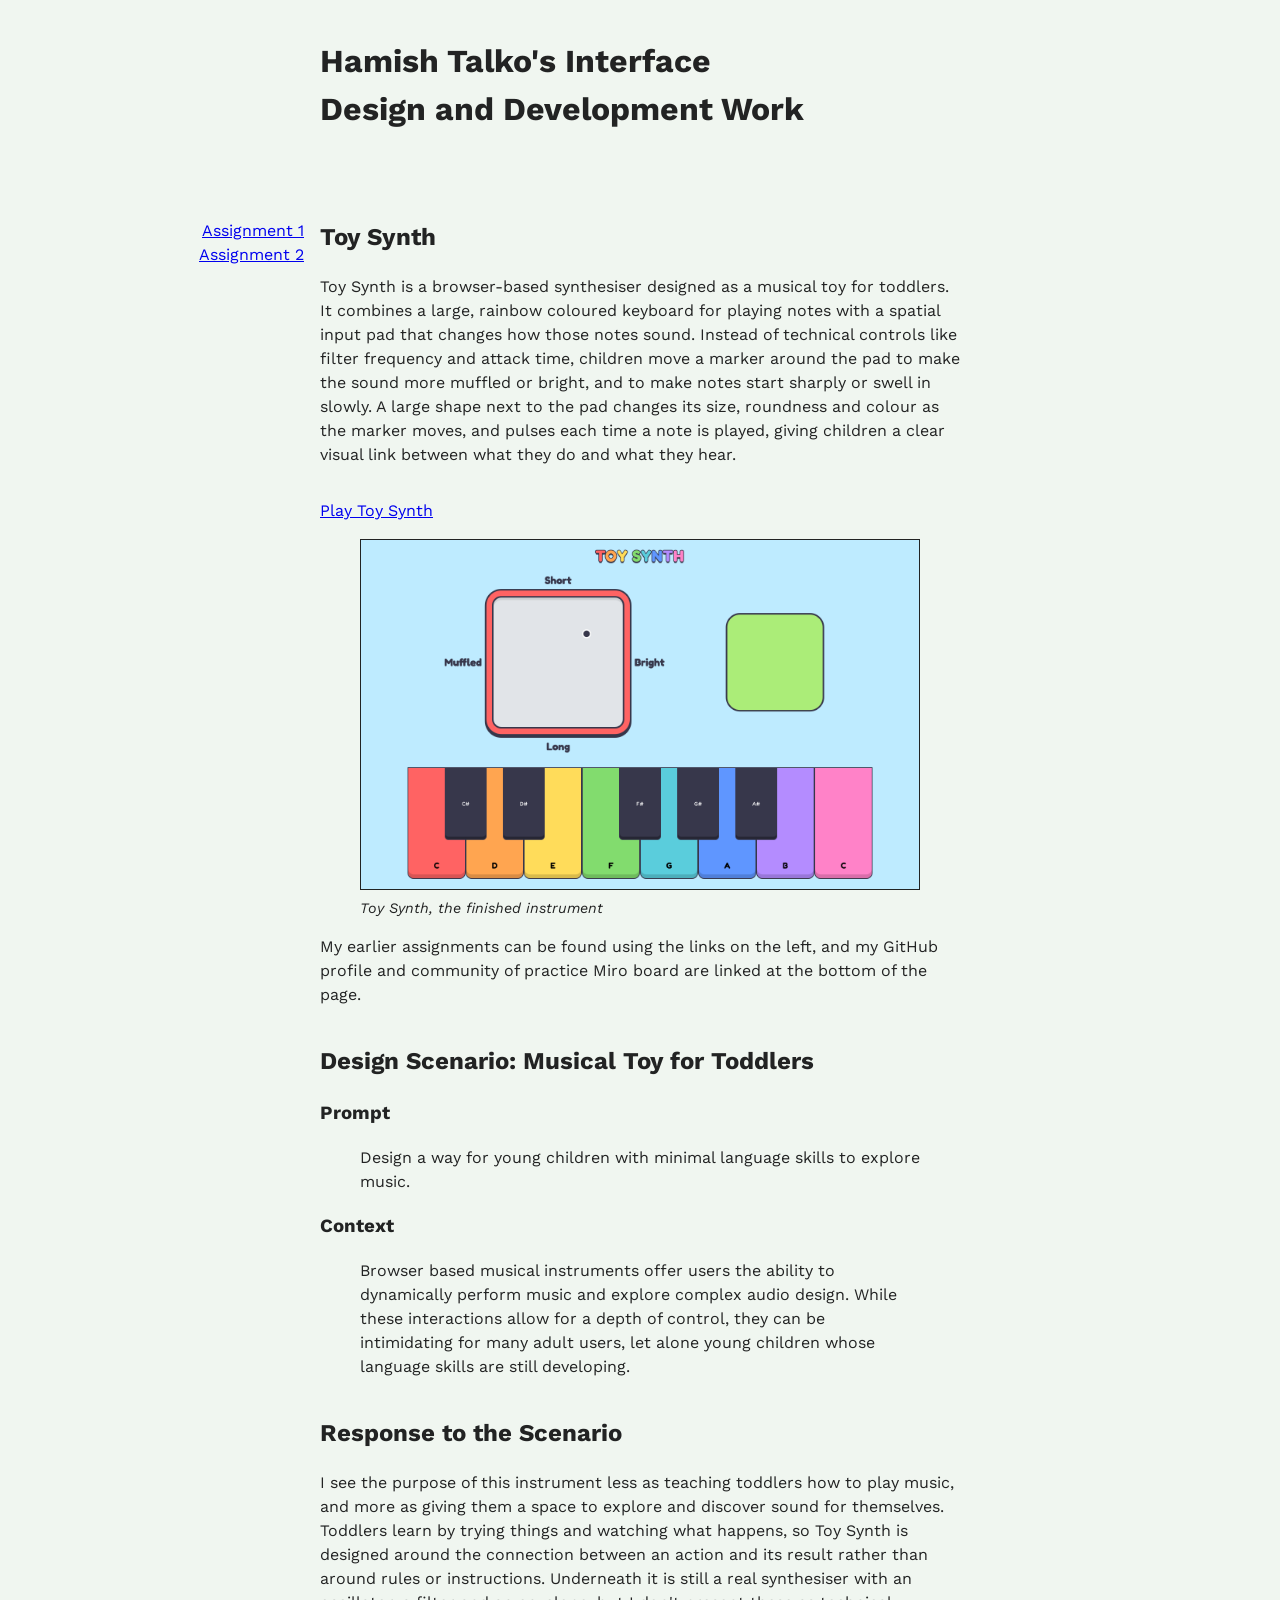
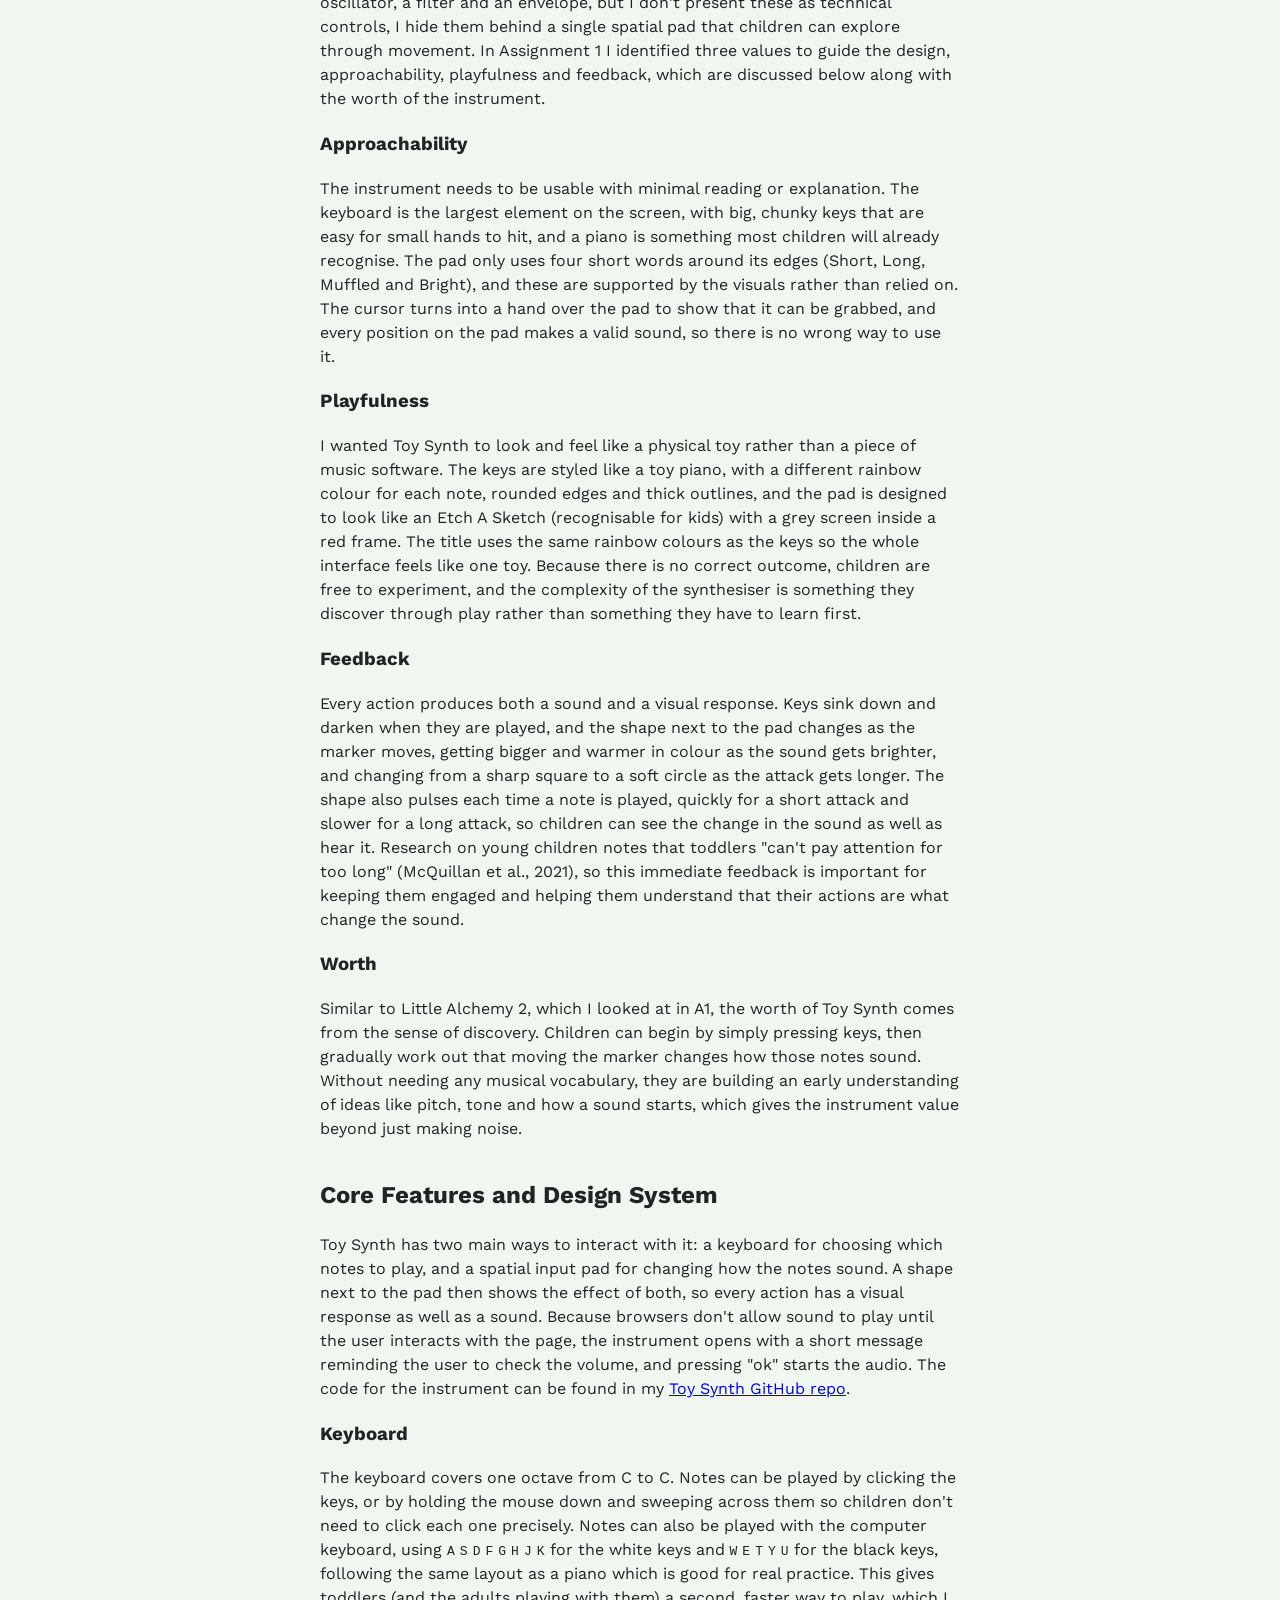
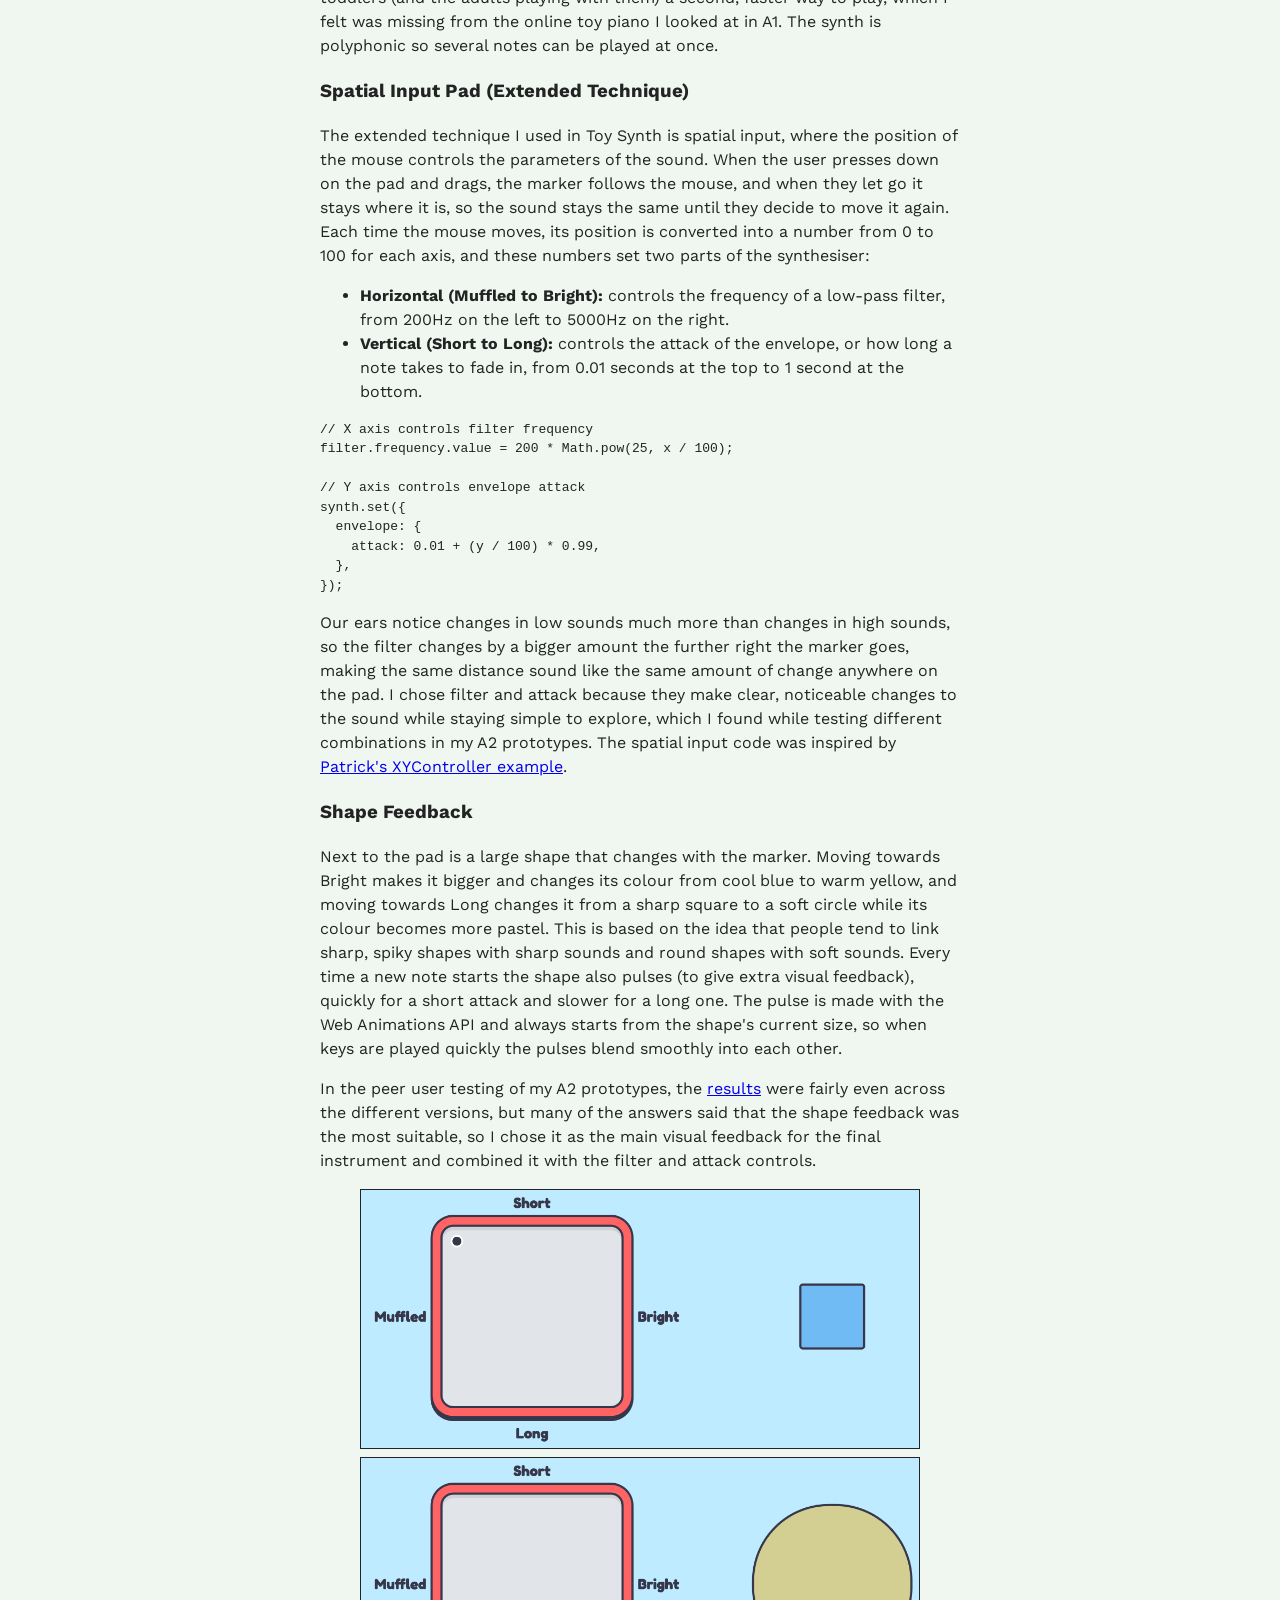
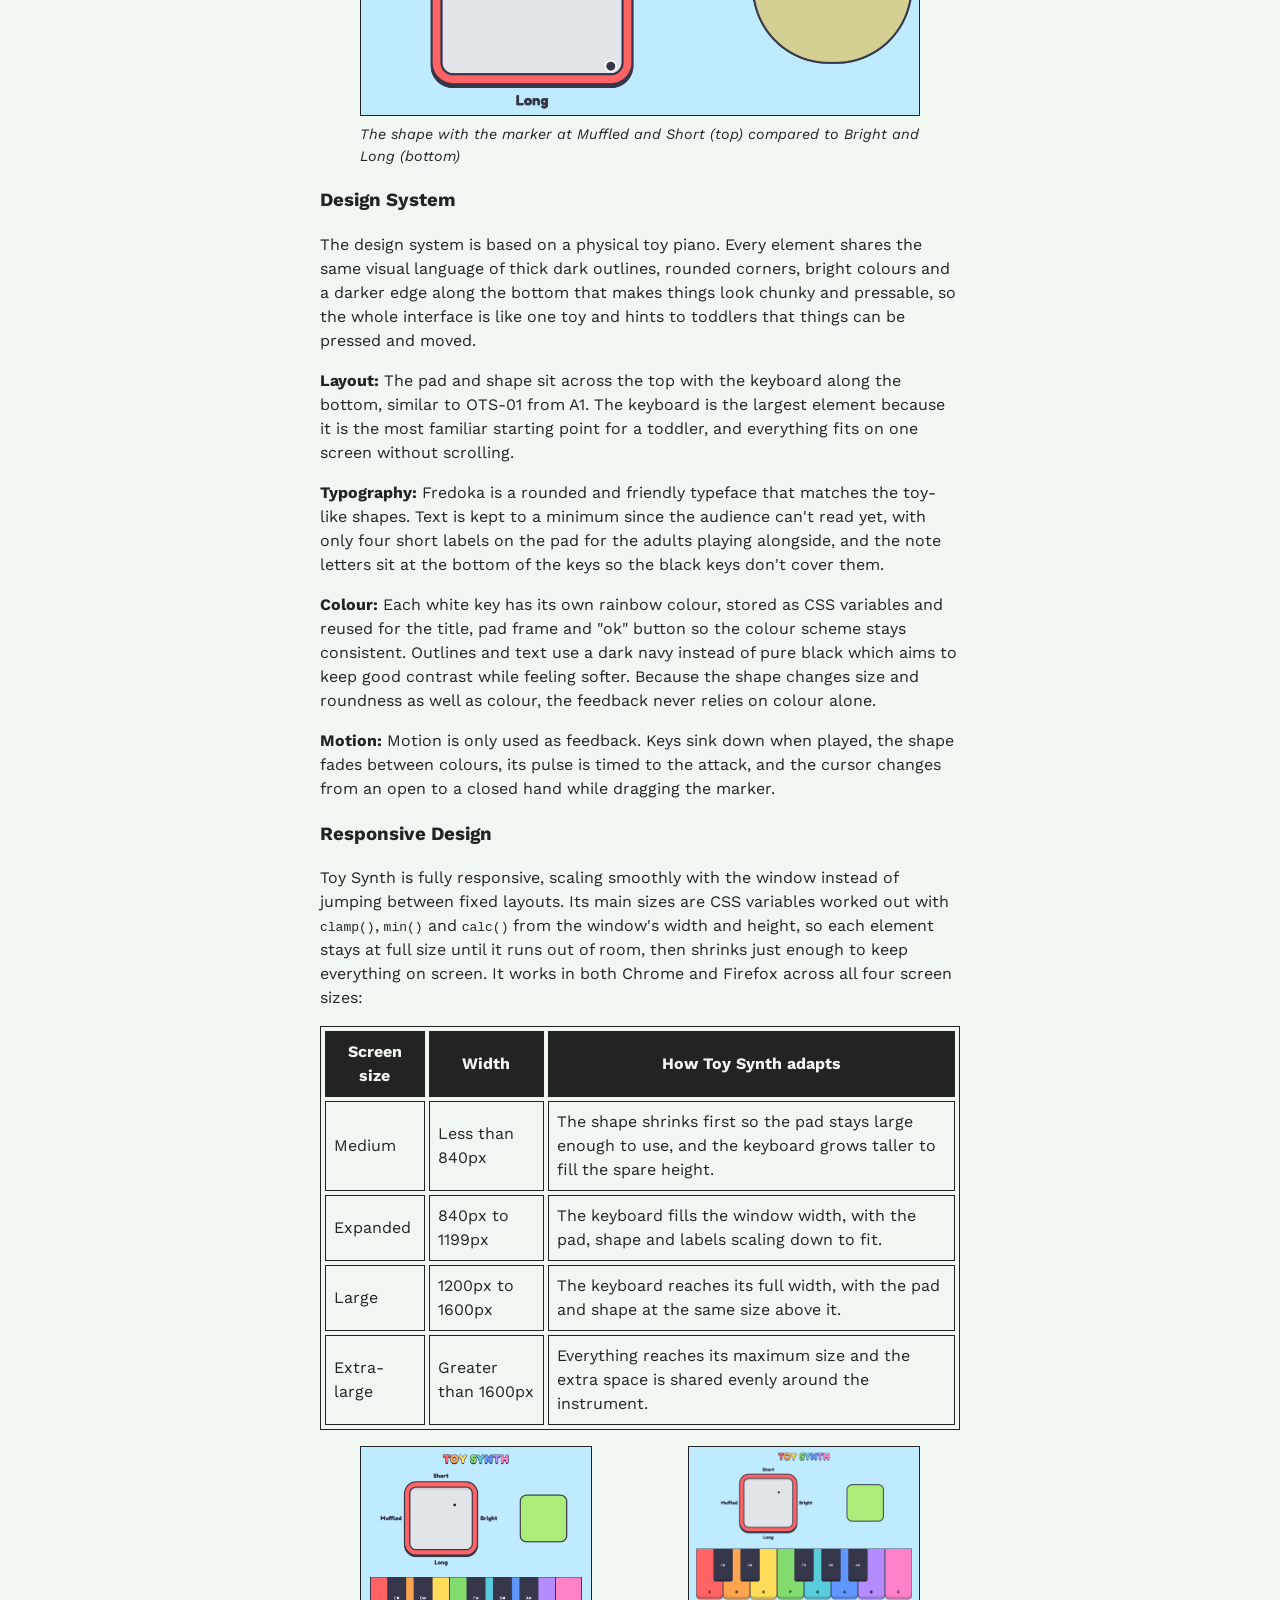
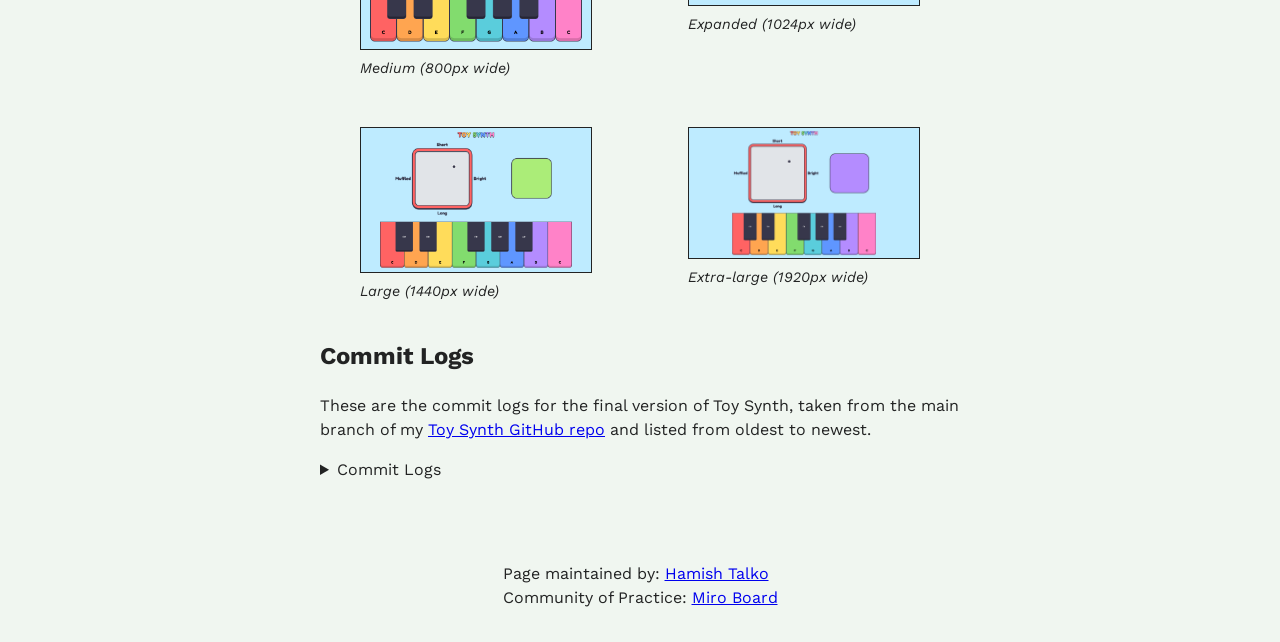
<file: index.html>
<!doctype html>
<html lang="en">
  <head>
    <meta charset="UTF-8" />
    <meta
      name="viewport"
      content="width=device-width, user-scalable=no, initial-scale=1.0, maximum-scale=1.0, minimum-scale=1.0"
    />
    <meta http-equiv="X-UA-Compatible" content="ie=edge" />

    <!-- !!!!! -->
    <!--    change this to refer to your specific page  -->
    <title>Hamish's Work Index</title>

    <!-- !!!!! -->
    <!--  change this to your preferred icon  -->
    <!-- favicon was sourced from favicon.io but the original graphics are copyright 2020 Twitter, Inc
    and other contributors -->
    <!-- They are licensed under CC-BY 4.0 as linked below -->
    <!-- https://creativecommons.org/licenses/by/4.0/ -->
    <link
      rel="icon"
      type="image/png"
      href="./assets/favicon_io/favicon-32x32.png"
    />

    <link rel="stylesheet" href="reset.css" />
    <link rel="stylesheet" href="style.css" />
  </head>
  <body>
    <header>
      <!-- !!!!! -->
      <!--    change this to your preferred online name  -->
      <h1>Hamish Talko's Interface Design and Development Work</h1>
    </header>

    <div class="mainNavContainer">
      <nav>
        <a href="./assignment1.html">Assignment 1</a>
        <a href="./assignment2.html">Assignment 2</a>
      </nav>

      <main>
        <section class="introSection">
          <h2 class="firstSectionHeading">Toy Synth</h2>
          <p>
            Toy Synth is a browser-based synthesiser designed as a musical toy
            for toddlers. It combines a large, rainbow coloured keyboard for
            playing notes with a spatial input pad that changes how those notes
            sound. Instead of technical controls like filter frequency and
            attack time, children move a marker around the pad to make the sound
            more muffled or bright, and to make notes start sharply or swell in
            slowly. A large shape next to the pad changes its size, roundness
            and colour as the marker moves, and pulses each time a note is
            played, giving children a clear visual link between what they do and
            what they hear.
          </p>
        </section>

        <section class="projectLinkSection">
          <p>
            <a
              href="https://hamishrmit.github.io/audioinstrument-hamish/"
              target="_blank"
              >Play Toy Synth</a
            >
          </p>
          <figure class="screenshot">
            <a
              href="https://hamishrmit.github.io/audioinstrument-hamish/"
              target="_blank"
            >
              <img
                src="./assets/toysynth.png"
                alt="Toy Synth, with a red etch-a-sketch style pad and a green shape above a rainbow coloured piano keyboard"
              />
            </a>
            <figcaption>Toy Synth, the finished instrument</figcaption>
          </figure>
          <p>
            My earlier assignments can be found using the links on the left, and
            my GitHub profile and community of practice Miro board are linked at
            the bottom of the page.
          </p>
        </section>

        <section class="scenarioSection">
          <h2>Design Scenario: Musical Toy for Toddlers</h2>
          <h3>Prompt</h3>
          <blockquote>
            <p>
              Design a way for young children with minimal language skills to
              explore music.
            </p>
          </blockquote>
          <h3>Context</h3>
          <blockquote>
            <p>
              Browser based musical instruments offer users the ability to
              dynamically perform music and explore complex audio design. While
              these interactions allow for a depth of control, they can be
              intimidating for many adult users, let alone young children whose
              language skills are still developing.
            </p>
          </blockquote>
        </section>

        <section class="responseSection">
          <h2>Response to the Scenario</h2>
          <p>
            I see the purpose of this instrument less as teaching toddlers how
            to play music, and more as giving them a space to explore and
            discover sound for themselves. Toddlers learn by trying things and
            watching what happens, so Toy Synth is designed around the
            connection between an action and its result rather than around rules
            or instructions. Underneath it is still a real synthesiser with an
            oscillator, a filter and an envelope, but I don't present these as
            technical controls, I hide them behind a single spatial pad that
            children can explore through movement. In Assignment 1 I identified
            three values to guide the design, approachability, playfulness and
            feedback, which are discussed below along with the worth of the
            instrument.
          </p>
          <h3>Approachability</h3>
          <p>
            The instrument needs to be usable with minimal reading or
            explanation. The keyboard is the largest element on the screen, with
            big, chunky keys that are easy for small hands to hit, and a piano
            is something most children will already recognise. The pad only uses
            four short words around its edges (Short, Long, Muffled and Bright),
            and these are supported by the visuals rather than relied on. The
            cursor turns into a hand over the pad to show that it can be
            grabbed, and every position on the pad makes a valid sound, so there
            is no wrong way to use it.
          </p>
          <h3>Playfulness</h3>
          <p>
            I wanted Toy Synth to look and feel like a physical toy rather than
            a piece of music software. The keys are styled like a toy piano,
            with a different rainbow colour for each note, rounded edges and
            thick outlines, and the pad is designed to look like an Etch A
            Sketch (recognisable for kids) with a grey screen inside a red
            frame. The title uses the same rainbow colours as the keys so the
            whole interface feels like one toy. Because there is no correct
            outcome, children are free to experiment, and the complexity of the
            synthesiser is something they discover through play rather than
            something they have to learn first.
          </p>
          <h3>Feedback</h3>
          <p>
            Every action produces both a sound and a visual response. Keys sink
            down and darken when they are played, and the shape next to the pad
            changes as the marker moves, getting bigger and warmer in colour as
            the sound gets brighter, and changing from a sharp square to a soft
            circle as the attack gets longer. The shape also pulses each time a
            note is played, quickly for a short attack and slower for a long
            attack, so children can see the change in the sound as well as hear
            it. Research on young children notes that toddlers "can't pay
            attention for too long" (McQuillan et al., 2021), so this immediate
            feedback is important for keeping them engaged and helping them
            understand that their actions are what change the sound.
          </p>
          <h3>Worth</h3>
          <p>
            Similar to Little Alchemy 2, which I looked at in A1, the worth of
            Toy Synth comes from the sense of discovery. Children can begin by
            simply pressing keys, then gradually work out that moving the marker
            changes how those notes sound. Without needing any musical
            vocabulary, they are building an early understanding of ideas like
            pitch, tone and how a sound starts, which gives the instrument value
            beyond just making noise.
          </p>
        </section>

        <section class="featuresSection">
          <h2>Core Features and Design System</h2>
          <p>
            Toy Synth has two main ways to interact with it: a keyboard for
            choosing which notes to play, and a spatial input pad for changing
            how the notes sound. A shape next to the pad then shows the effect
            of both, so every action has a visual response as well as a sound.
            Because browsers don't allow sound to play until the user interacts
            with the page, the instrument opens with a short message reminding
            the user to check the volume, and pressing "ok" starts the audio.
            The code for the instrument can be found in my
            <a
              href="https://github.com/hamishrmit/audioinstrument-hamish"
              target="_blank"
              >Toy Synth GitHub repo</a
            >.
          </p>

          <h3>Keyboard</h3>
          <p>
            The keyboard covers one octave from C to C. Notes can be played by
            clicking the keys, or by holding the mouse down and sweeping across
            them so children don't need to click each one precisely. Notes can
            also be played with the computer keyboard, using
            <kbd>A</kbd> <kbd>S</kbd> <kbd>D</kbd> <kbd>F</kbd> <kbd>G</kbd>
            <kbd>H</kbd> <kbd>J</kbd> <kbd>K</kbd> for the white keys and
            <kbd>W</kbd> <kbd>E</kbd> <kbd>T</kbd> <kbd>Y</kbd> <kbd>U</kbd>
            for the black keys, following the same layout as a piano which is
            good for real practice. This gives toddlers (and the adults playing
            with them) a second, faster way to play, which I felt was missing
            from the online toy piano I looked at in A1. The synth is polyphonic
            so several notes can be played at once.
          </p>

          <h3>Spatial Input Pad (Extended Technique)</h3>
          <p>
            The extended technique I used in Toy Synth is spatial input, where
            the position of the mouse controls the parameters of the sound. When
            the user presses down on the pad and drags, the marker follows the
            mouse, and when they let go it stays where it is, so the sound stays
            the same until they decide to move it again. Each time the mouse
            moves, its position is converted into a number from 0 to 100 for
            each axis, and these numbers set two parts of the synthesiser:
          </p>
          <ul>
            <li>
              <strong>Horizontal (Muffled to Bright):</strong> controls the
              frequency of a low-pass filter, from 200Hz on the left to 5000Hz
              on the right.
            </li>
            <li>
              <strong>Vertical (Short to Long):</strong> controls the attack of
              the envelope, or how long a note takes to fade in, from 0.01
              seconds at the top to 1 second at the bottom.
            </li>
          </ul>
          <pre><code>// X axis controls filter frequency
filter.frequency.value = 200 * Math.pow(25, x / 100);

// Y axis controls envelope attack
synth.set({
  envelope: {
    attack: 0.01 + (y / 100) * 0.99,
  },
});</code></pre>
          <p>
            Our ears notice changes in low sounds much more than changes in high
            sounds, so the filter changes by a bigger amount the further right
            the marker goes, making the same distance sound like the same amount
            of change anywhere on the pad. I chose filter and attack because
            they make clear, noticeable changes to the sound while staying
            simple to explore, which I found while testing different
            combinations in my A2 prototypes. The spatial input code was
            inspired by
            <a
              href="https://github.com/rmit-idad-2650-wed/input-event-demos"
              target="_blank"
              >Patrick's XYController example</a
            >.
          </p>

          <h3>Shape Feedback</h3>
          <p>
            Next to the pad is a large shape that changes with the marker.
            Moving towards Bright makes it bigger and changes its colour from
            cool blue to warm yellow, and moving towards Long changes it from a
            sharp square to a soft circle while its colour becomes more pastel.
            This is based on the idea that people tend to link sharp, spiky
            shapes with sharp sounds and round shapes with soft sounds. Every
            time a new note starts the shape also pulses (to give extra visual
            feedback), quickly for a short attack and slower for a long one. The
            pulse is made with the Web Animations API and always starts from the
            shape's current size, so when keys are played quickly the pulses
            blend smoothly into each other.
          </p>
          <p>
            In the peer user testing of my A2 prototypes, the
            <a
              href="https://forms.cloud.microsoft/Pages/AnalysisPage.aspx?AnalyzerToken=M2GIWysEoto5WWnsyouY2MCd3VNkpRfo&amp;id=cTYy0b7NF0S01L2yS1Exax3OmG-lxDdKortCQhfxTMJUMUs4T1lORDJBVzM4TDVBQUlIWUc3V0VRWS4u"
              target="_blank"
              >results</a
            >
            were fairly even across the different versions, but many of the answers
            said that the shape feedback was the most suitable, so I chose it as
            the main visual feedback for the final instrument and combined it
            with the filter and attack controls.
          </p>
          <figure class="screenshot">
            <img
              src="./assets/toysynth-shape-muffled-short.png"
              alt="The marker in the top left corner of the pad, between Muffled and Short, with a small blue square shape next to it"
            />
            <img
              src="./assets/toysynth-shape-bright-long.png"
              alt="The marker in the bottom right corner of the pad, between Bright and Long, with a large, round, pastel yellow shape next to it"
            />
            <figcaption>
              The shape with the marker at Muffled and Short (top) compared to
              Bright and Long (bottom)
            </figcaption>
          </figure>

          <h3>Design System</h3>
          <p>
            The design system is based on a physical toy piano. Every element
            shares the same visual language of thick dark outlines, rounded
            corners, bright colours and a darker edge along the bottom that
            makes things look chunky and pressable, so the whole interface is
            like one toy and hints to toddlers that things can be pressed and
            moved.
          </p>
          <p>
            <strong>Layout:</strong> The pad and shape sit across the top with
            the keyboard along the bottom, similar to OTS-01 from A1. The
            keyboard is the largest element because it is the most familiar
            starting point for a toddler, and everything fits on one screen
            without scrolling.
          </p>
          <p>
            <strong>Typography:</strong> Fredoka is a rounded and friendly
            typeface that matches the toy-like shapes. Text is kept to a minimum
            since the audience can't read yet, with only four short labels on
            the pad for the adults playing alongside, and the note letters sit
            at the bottom of the keys so the black keys don't cover them.
          </p>
          <p>
            <strong>Colour:</strong> Each white key has its own rainbow colour,
            stored as CSS variables and reused for the title, pad frame and "ok"
            button so the colour scheme stays consistent. Outlines and text use
            a dark navy instead of pure black which aims to keep good contrast
            while feeling softer. Because the shape changes size and roundness
            as well as colour, the feedback never relies on colour alone.
          </p>
          <p>
            <strong>Motion:</strong> Motion is only used as feedback. Keys sink
            down when played, the shape fades between colours, its pulse is
            timed to the attack, and the cursor changes from an open to a closed
            hand while dragging the marker.
          </p>

          <h3>Responsive Design</h3>
          <p>
            Toy Synth is fully responsive, scaling smoothly with the window
            instead of jumping between fixed layouts. Its main sizes are CSS
            variables worked out with <code>clamp()</code>,
            <code>min()</code> and <code>calc()</code> from the window's width
            and height, so each element stays at full size until it runs out of
            room, then shrinks just enough to keep everything on screen. It
            works in both Chrome and Firefox across all four screen sizes:
          </p>
          <table>
            <thead>
              <tr>
                <th>Screen size</th>
                <th>Width</th>
                <th>How Toy Synth adapts</th>
              </tr>
            </thead>
            <tbody>
              <tr>
                <td>Medium</td>
                <td>Less than 840px</td>
                <td>
                  The shape shrinks first so the pad stays large enough to use,
                  and the keyboard grows taller to fill the spare height.
                </td>
              </tr>
              <tr>
                <td>Expanded</td>
                <td>840px to 1199px</td>
                <td>
                  The keyboard fills the window width, with the pad, shape and
                  labels scaling down to fit.
                </td>
              </tr>
              <tr>
                <td>Large</td>
                <td>1200px to 1600px</td>
                <td>
                  The keyboard reaches its full width, with the pad and shape at
                  the same size above it.
                </td>
              </tr>
              <tr>
                <td>Extra-large</td>
                <td>Greater than 1600px</td>
                <td>
                  Everything reaches its maximum size and the extra space is
                  shared evenly around the instrument.
                </td>
              </tr>
            </tbody>
          </table>
          <div class="screenshotGrid">
            <figure class="screenshot">
              <img
                src="./assets/toysynth-medium.png"
                alt="Toy Synth at medium size, 800 pixels wide"
              />
              <figcaption>Medium (800px wide)</figcaption>
            </figure>
            <figure class="screenshot">
              <img
                src="./assets/toysynth-expanded.png"
                alt="Toy Synth at expanded size, 1024 pixels wide"
              />
              <figcaption>Expanded (1024px wide)</figcaption>
            </figure>
            <figure class="screenshot">
              <img
                src="./assets/toysynth-large.png"
                alt="Toy Synth at large size, 1440 pixels wide"
              />
              <figcaption>Large (1440px wide)</figcaption>
            </figure>
            <figure class="screenshot">
              <img
                src="./assets/toysynth-extra-large.png"
                alt="Toy Synth at extra-large size, 1920 pixels wide"
              />
              <figcaption>Extra-large (1920px wide)</figcaption>
            </figure>
          </div>
        </section>

        <section class="commitLogSection">
          <h2>Commit Logs</h2>
          <p>
            These are the commit logs for the final version of Toy Synth, taken
            from the main branch of my
            <a
              href="https://github.com/hamishrmit/audioinstrument-hamish/commits/main/"
              target="_blank"
              >Toy Synth GitHub repo</a
            >
            and listed from oldest to newest.
          </p>
          <details>
            <summary>Commit Logs</summary>
            <table>
              <thead>
                <tr>
                  <th>Author</th>
                  <th>Date</th>
                  <th>Subject</th>
                  <th>Body</th>
                </tr>
              </thead>
              <tbody>
                <tr>
                  <td>hamishrmit</td>
                  <td>Wed Jul 29 15:16:03 2026 +1000</td>
                  <td>init project</td>
                  <td>added in basic files, linked into html, added a sound button that works</td>
                </tr>
                <tr>
                  <td>hamishrmit</td>
                  <td>Wed Aug 12 14:56:42 2026 +1000</td>
                  <td>added dialog button and audio init</td>
                  <td>created dialog pop up with button to close it, and added event listener on dialog close to start the audio system</td>
                </tr>
                <tr>
                  <td>hamishrmit</td>
                  <td>Wed Aug 12 15:56:23 2026 +1000</td>
                  <td>added font, colour border in css</td>
                  <td>obtained and embedded a font from google fonts, created colour variables, edited borders</td>
                </tr>
                <tr>
                  <td>hamishrmit</td>
                  <td>Wed Aug 12 16:14:42 2026 +1000</td>
                  <td>updated css with my preferred colours</td>
                  <td>changed some of the default colours from Patrick's example to colours I prefer more</td>
                </tr>
                <tr>
                  <td>hamishrmit</td>
                  <td>Wed Aug 19 15:49:00 2026 +1000</td>
                  <td>added event listeners and key button</td>
                  <td>added a second button and created event listeners and synth for it</td>
                </tr>
                <tr>
                  <td>hamishrmit</td>
                  <td>Wed Aug 19 15:58:44 2026 +1000</td>
                  <td>css and js edge case</td>
                  <td>added in some visual feedback and handled edge cases for key press</td>
                </tr>
                <tr>
                  <td>hamishrmit</td>
                  <td>Wed Aug 19 16:18:43 2026 +1000</td>
                  <td>began implementing spatial input</td>
                  <td>using Patrick's example for reference, have began adding the index html and also created a spatialInput js document</td>
                </tr>
                <tr>
                  <td>hamishrmit</td>
                  <td>Tue Aug 25 21:35:38 2026 +1000</td>
                  <td>created basic spatial input field</td>
                  <td>used Patrick's class example as inspiration to create a spatial input area. utilised mousemove function and added styling in style.css</td>
                </tr>
                <tr>
                  <td>hamishrmit</td>
                  <td>Tue Aug 25 23:00:14 2026 +1000</td>
                  <td>made red dot stay still unless user is holding mouse down</td>
                  <td>added dragging variable and mousedown mouseup mousemove event listeners to make the red dot stay in place unless moved by the user, rather than just following the mouse</td>
                </tr>
                <tr>
                  <td>hamishrmit</td>
                  <td>Wed Aug 26 14:10:32 2026 +1000</td>
                  <td>added audio play/pause</td>
                  <td>added in a function to check current playing state and toggle it to opposite</td>
                </tr>
                <tr>
                  <td>hamishrmit</td>
                  <td>Wed Aug 26 14:27:06 2026 +1000</td>
                  <td>added oscillator range</td>
                  <td>added oscillator range slider to code and function in js</td>
                </tr>
                <tr>
                  <td>hamishrmit</td>
                  <td>Wed Aug 26 15:57:15 2026 +1000</td>
                  <td>experimented with random, spatial, and temporal functions</td>
                  <td>utilised specific functions to play around with different extended techniques; Math.random for random, mousemove for spatial and Temporal for time</td>
                </tr>
                <tr>
                  <td>hamishrmit</td>
                  <td>Wed Aug 26 16:11:38 2026 +1000</td>
                  <td>commented out temporal</td>
                  <td>commented out temporal code in js as I will not be using it for my project</td>
                </tr>
                <tr>
                  <td>hamishrmit</td>
                  <td>Mon Aug 31 21:12:29 2026 +1000</td>
                  <td>added keyboard html</td>
                  <td>added basic buttons in html for the keyboard</td>
                </tr>
                <tr>
                  <td>hamishrmit</td>
                  <td>Mon Aug 31 21:33:19 2026 +1000</td>
                  <td>added keyboard styling</td>
                  <td>added basic styling for the keyboard buttons and keys, including different colours for when the mouse is hovering over a key and when a key is being pressed</td>
                </tr>
                <tr>
                  <td>hamishrmit</td>
                  <td>Mon Aug 31 21:59:13 2026 +1000</td>
                  <td>added black keys</td>
                  <td>added sharp keys to the keyboard and positioned them above the white keys to create a more realistic looking piano layout</td>
                </tr>
                <tr>
                  <td>hamishrmit</td>
                  <td>Mon Aug 31 22:32:56 2026 +1000</td>
                  <td>added mouse interaction to keys</td>
                  <td>used event listeners to make each key play its data-note</td>
                </tr>
                <tr>
                  <td>hamishrmit</td>
                  <td>Mon Aug 31 22:53:53 2026 +1000</td>
                  <td>added piano key dragging</td>
                  <td>added a mouseenter function so that notes also play when the user is holding down their mouse and dragging it over different keys</td>
                </tr>
                <tr>
                  <td>hamishrmit</td>
                  <td>Tue Sep 1 00:25:00 2026 +1000</td>
                  <td>added computer key buttons</td>
                  <td>added event listeners for user's computer keys so that they can play the piano with their keyboard buttons rather than just having to use mouse</td>
                </tr>
                <tr>
                  <td>hamishrmit</td>
                  <td>Tue Sep 1 21:05:42 2026 +1000</td>
                  <td>made onscreen keys visually respond</td>
                  <td>added visual feedback to the onscreen piano keys when notes are played using the computer keyboard</td>
                </tr>
                <tr>
                  <td>hamishrmit</td>
                  <td>Tue Sep 1 22:43:27 2026 +1000</td>
                  <td>removed unnecessary class example code</td>
                  <td>went through and deleted all of the code from the class examples that I wouldn't be using in my project</td>
                </tr>
                <tr>
                  <td>hamishrmit</td>
                  <td>Tue Sep 1 23:14:43 2026 +1000</td>
                  <td>fixed glitch where visual feedback wasn't showing</td>
                  <td>the visual feedback was only showing when the piano was played with computer keys but wasn't showing when played with mouse, I fixed this by adding the active class where it was missing</td>
                </tr>
                <tr>
                  <td>hamishrmit</td>
                  <td>Wed Sep 9 00:07:23 2026 +1000</td>
                  <td>updated styling to fit toddler aesthetic</td>
                  <td>I had my styling as black and purple which does not really fit the aesthetic of a children's toy, so I updated the colour scheme in the style sheet. I also made the 'ok' button a bit bigger and fixed up its border, and added some more fitting font and border to the rest</td>
                </tr>
                <tr>
                  <td>hamishrmit</td>
                  <td>Tue Sep 15 23:47:47 2026 +1000</td>
                  <td>made all elements central</td>
                  <td>used flexbox to align all elements in the centre of the page, rather than everything being on the left</td>
                </tr>
                <tr>
                  <td>hamishrmit</td>
                  <td>Wed Sep 16 00:44:38 2026 +1000</td>
                  <td>added synth filter and envelope</td>
                  <td>added synth filter and envelope settings to js in preparation for the spatial input controlling the sound</td>
                </tr>
                <tr>
                  <td>hamishrmit</td>
                  <td>Wed Sep 16 01:28:40 2026 +1000</td>
                  <td>X-value of spatial input controls frequency</td>
                  <td>made the filter frequency be controlled by the X-value of the red dot in the spatial input. more to the left makes the synth darker/muffled, while more to the right makes it brigher and clearer</td>
                </tr>
                <tr>
                  <td>hamishrmit</td>
                  <td>Wed Sep 16 02:25:35 2026 +1000</td>
                  <td>fixed keyboard and mouse conflict</td>
                  <td>there was a glitch where if a key was played using the computer key and mouse at the same time it would stay playing infinitely. fixed this by tracking mouse and keyboard states separately so notes stop correctly when both inputs are used</td>
                </tr>
                <tr>
                  <td>hamishrmit</td>
                  <td>Wed Sep 16 02:27:23 2026 +1000</td>
                  <td>(forgot to fully save previous commit)</td>
                  <td></td>
                </tr>
                <tr>
                  <td>hamishrmit</td>
                  <td>Tue Sep 22 22:08:30 2026 +1000</td>
                  <td>removed focus outline</td>
                  <td>there was an unnecessary focus outline after a key was clicked so I changed the outline to none</td>
                </tr>
                <tr>
                  <td>hamishrmit</td>
                  <td>Tue Sep 22 22:27:55 2026 +1000</td>
                  <td>added computer controls for black keys</td>
                  <td>made the black keys able to be played by the computer keys W, E, T, Y, and U so that all keys are consistent</td>
                </tr>
                <tr>
                  <td>hamishrmit</td>
                  <td>Wed Sep 23 01:41:52 2026 +1000</td>
                  <td>added y-axis attack control + labels</td>
                  <td>I made the y-axis of the spatial input control the synth envelope attack, and also added labels to each side of the spatial input to explain the sound changes</td>
                </tr>
                <tr>
                  <td>hamishrmit</td>
                  <td>Mon Sep 28 01:53:02 2026 +1000</td>
                  <td>checked for any bugs I'd looked over</td>
                  <td>used AI to scan over my code and check for any bugs I'd looked over before I create all my prototypes. Made the filter change evenly across the pad, fixed notes cutting out when using mouse and keyboard together, and removed duplicate CSS. Also changed 'long attack' and 'short attack' to just 'long' and 'short' due to suggestion from Patrick</td>
                </tr>
                <tr>
                  <td>hamishrmit</td>
                  <td>Mon Sep 28 21:38:13 2026 +1000</td>
                  <td>added feedback shape to page</td>
                  <td>added a large purple shape that will change based on the marker position on the spatial input</td>
                </tr>
                <tr>
                  <td>hamishrmit</td>
                  <td>Mon Sep 28 21:43:04 2026 +1000</td>
                  <td>placed shape beside spatial area instead of below it</td>
                  <td>changed the spatial input section to a row layout so the shape sits next to the pad instead of below it</td>
                </tr>
                <tr>
                  <td>hamishrmit</td>
                  <td>Mon Sep 28 22:30:57 2026 +1000</td>
                  <td>changed shape size and roundness with marker position</td>
                  <td>(asked AI for direction) the shape now grows from small to big left to right and morphs from a square to a circle top to bottom which visually represents the sound changes</td>
                </tr>
                <tr>
                  <td>hamishrmit</td>
                  <td>Tue Oct 13 22:48:38 2026 +1100</td>
                  <td>Merge branch 'PrototypeFour'</td>
                  <td></td>
                </tr>
                <tr>
                  <td>hamishrmit</td>
                  <td>Tue Oct 13 23:11:44 2026 +1100</td>
                  <td>combined prototype 4 and 5</td>
                  <td>combined two of my prototypes. added the shape from the shape feedback prototype beside the spatial input. the shape now changes colour, size and roundness with the marker, while the pad stays white.</td>
                </tr>
                <tr>
                  <td>hamishrmit</td>
                  <td>Tue Oct 13 23:13:49 2026 +1100</td>
                  <td>reduced size of spatial area and increased size of piano</td>
                  <td>the spatial area was too large in comparison to the piano so I fixed up the sizing</td>
                </tr>
                <tr>
                  <td>hamishrmit</td>
                  <td>Wed Oct 14 00:03:17 2026 +1100</td>
                  <td>added rainbow colours to keys</td>
                  <td>gave each white key its own colour from red to pink to make the keyboard look more like a kids toy piano</td>
                </tr>
                <tr>
                  <td>hamishrmit</td>
                  <td>Wed Oct 14 00:13:58 2026 +1100</td>
                  <td>rounded keys and added depth</td>
                  <td>rounded the bottom corners of the keys and added a shadow along the bottom edge so they look chunkier, like plastic toy keys</td>
                </tr>
                <tr>
                  <td>hamishrmit</td>
                  <td>Wed Oct 14 00:20:16 2026 +1100</td>
                  <td>made keys press down when played</td>
                  <td>instead of turning purple the played keys now sink down and darken so they keep their rainbow colour and feel more like pressing a real toy key</td>
                </tr>
                <tr>
                  <td>hamishrmit</td>
                  <td>Wed Oct 14 00:46:43 2026 +1100</td>
                  <td>made label text more readable</td>
                  <td>made the labels around the spatial input larger and bolder so they're easier to read, and also added more of a gap around them</td>
                </tr>
                <tr>
                  <td>hamishrmit</td>
                  <td>Wed Oct 14 15:07:32 2026 +1100</td>
                  <td>moved sizing into variables</td>
                  <td>stored the pad, shape, keyboard, gap and text sizes as variables so they can be changed for different screen sizes when I implement responsive design resizing</td>
                </tr>
                <tr>
                  <td>hamishrmit</td>
                  <td>Tue Oct 20 20:35:35 2026 +1100</td>
                  <td>made keyboard scale with aspect ratio</td>
                  <td>the keyboard height now follows its width so it keeps its proportions at any size, and it also can't get wider than the window</td>
                </tr>
                <tr>
                  <td>hamishrmit</td>
                  <td>Tue Oct 20 20:57:30 2026 +1100</td>
                  <td>added extra large screen size</td>
                  <td>on screens wider than 1600px the pad, shape, keyboard and text I made bigger to fill the space</td>
                </tr>
                <tr>
                  <td>hamishrmit</td>
                  <td>Tue Oct 20 21:18:58 2026 +1100</td>
                  <td>added expanded screen size</td>
                  <td>on screens narrower than 1200px or short windows the instrument shrinks so it fits without scrolling</td>
                </tr>
                <tr>
                  <td>hamishrmit</td>
                  <td>Tue Oct 20 22:07:41 2026 +1100</td>
                  <td>added medium screen size</td>
                  <td>on screens narrower than 840px or very short windows the instrument uses its smallest layout with less spacing</td>
                </tr>
                <tr>
                  <td>hamishrmit</td>
                  <td>Wed Oct 21 01:32:47 2026 +1100</td>
                  <td>make instrument scale smoothly with window size</td>
                  <td>i made the pad, shape, keyboard and gap now scale smoothly with the window using clamp and min instead of jumping between fixed sizes at each breakpoint because it was very choppy. also made it so resize only happens when window is too small to fit</td>
                </tr>
                <tr>
                  <td>hamishrmit</td>
                  <td>Wed Oct 21 14:35:29 2026 +1100</td>
                  <td>restructured layout to fill the screen better</td>
                  <td>the layout of the page needed some work. the page now fills the window height and the keyboard stretches wider. the pad and shape spread across the same width as the keyboard. I also made the shape be the same size as the pad and the key letters sit at the bottom of the keys so the black keys don't cover them</td>
                </tr>
                <tr>
                  <td>hamishrmit</td>
                  <td>Wed Oct 21 14:37:30 2026 +1100</td>
                  <td>changed name</td>
                  <td>changed name of project from 'audio instrument' to 'toy synth'</td>
                </tr>
                <tr>
                  <td>hamishrmit</td>
                  <td>Sat Oct 24 01:25:19 2026 +1100</td>
                  <td>changed pad cursor to a grabbing hand</td>
                  <td>the cursor over the pad is now an open hand that closes while dragging, making it clearer the pad can be clicked and dragged, since before it was just a crosshair which isn't very obvious. Also made the marker ignore the mouse so clicking directly on it works</td>
                </tr>
                <tr>
                  <td>hamishrmit</td>
                  <td>Sat Oct 24 01:26:38 2026 +1100</td>
                  <td>updated sound warning popup</td>
                  <td>changed it from 'hi i'm going to make some sound' to a warning that is more appropriate</td>
                </tr>
                <tr>
                  <td>hamishrmit</td>
                  <td>Sat Oct 24 01:47:13 2026 +1100</td>
                  <td>resized and centred black keys</td>
                  <td>received feedback from my teacher Patrick that the black keys looked too small compared to the white keys, so I made the black keys wider and longer so they're more in proportion with the white keys, and centred each one exactly</td>
                </tr>
                <tr>
                  <td>hamishrmit</td>
                  <td>Sat Oct 24 14:45:18 2026 +1100</td>
                  <td>made shape pulse when a note is played</td>
                  <td>got feedback from Patrick that it was a missed opportunity to not have the shape give visual feedback when a note is played, so the shape now pulses each time a note starts. The pulse is quick with a short attack and slow with a long attack. had to use claude's help for this</td>
                </tr>
                <tr>
                  <td>hamishrmit</td>
                  <td>Mon Oct 26 16:07:18 2026 +1100</td>
                  <td>made all resizing smooth and fill space better</td>
                  <td>the resizing didn't feel as smooth as it could be and it felt like there was empty space that could be utilised better, so I asked claude for advice. Text sizes now scale smoothly with the window instead of jumping at breakpoints, so the media queries have been removed. The pad now uses the full available height, takes priority over the shape on narrow windows, and the keyboard grows taller to fill leftover space.</td>
                </tr>
                <tr>
                  <td>hamishrmit</td>
                  <td>Mon Oct 26 16:12:11 2026 +1100</td>
                  <td>made pad label text slightly bigger</td>
                  <td>the labels on the spatial input area felt like they were slightly too small so I increased the rem</td>
                </tr>
                <tr>
                  <td>hamishrmit</td>
                  <td>Mon Oct 26 17:20:35 2026 +1100</td>
                  <td>made shape pulse smoother when notes are played quickly</td>
                  <td>when notes were played quickly, the shape pulse feedback would be very jumpy, so I wanted to make it smoother. (needed claudes help for this too) The pulse now starts from the shape's current size instead of snapping back, so playing notes quickly looks smooth. Also shortened the pulse for long attacks</td>
                </tr>
                <tr>
                  <td>hamishrmit</td>
                  <td>Mon Oct 26 20:00:45 2026 +1100</td>
                  <td>redesigned title, pad and buttons to match the keyboard</td>
                  <td>gave the title rainbow key-coloured letters with a chunky outline, styled the ok button like a piano key, and restyled the pad as an etch-a-sketch typa thing with a grey screen inside a red toy frame. Added extra padding to the labels to accommodate the larger pad frame, the shape outline matches the pad border, and key colours are stored as shared variables.</td>
                </tr>
              </tbody>
            </table>
          </details>
        </section>
      </main>

      <!-- this is an empty element which helps with spacing -->
      <aside></aside>
    </div>

    <footer>
      <p>
        <!-- !!!!! -->
        <!--    change this to your preferred online name and update link to refer to your github page  -->
        Page maintained by:
        <a href="https://github.com/hamishrmit" target="_blank">
          Hamish Talko
        </a>
        <br />
        Community of Practice:
        <a
          href="https://au.miro.com/app/board/u3jVOf5__SI=/?share_link_id=228674741069"
          >Miro Board</a
        >
      </p>
    </footer>
  </body>
</html>
</file>
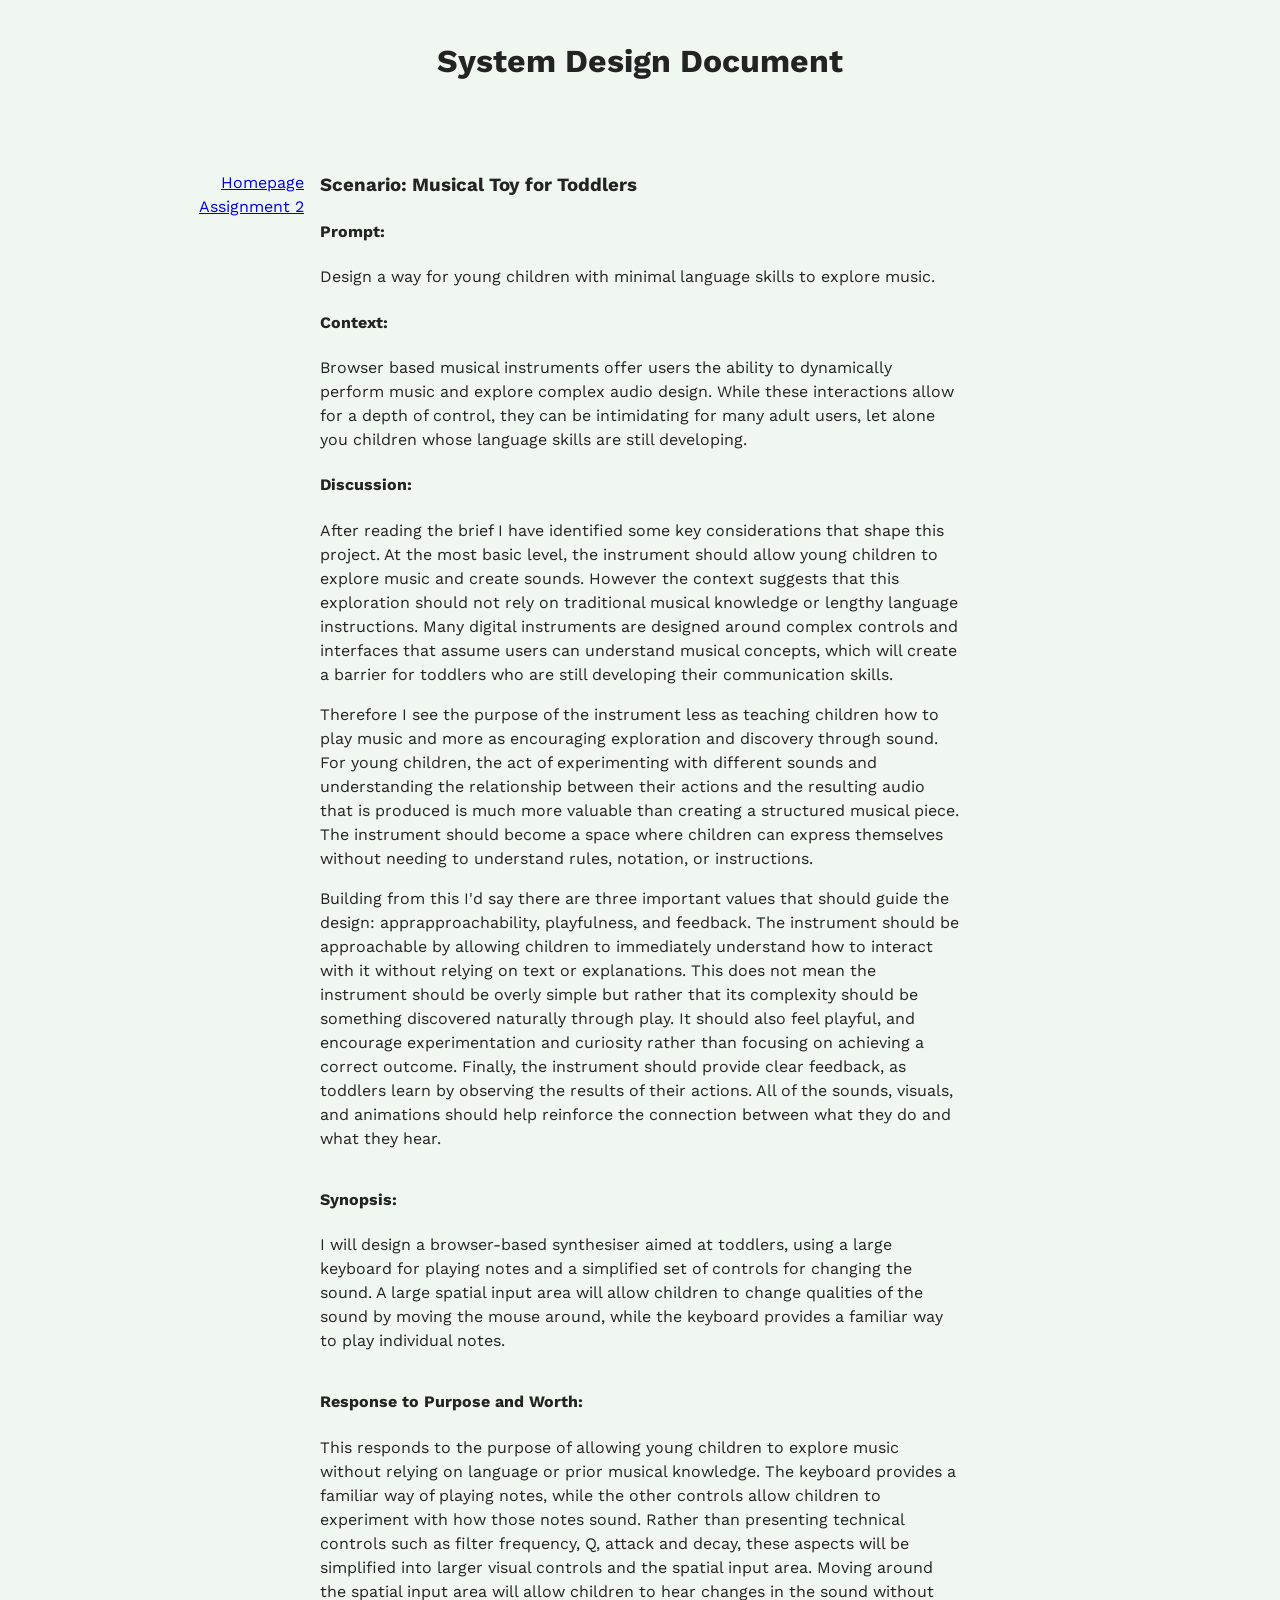
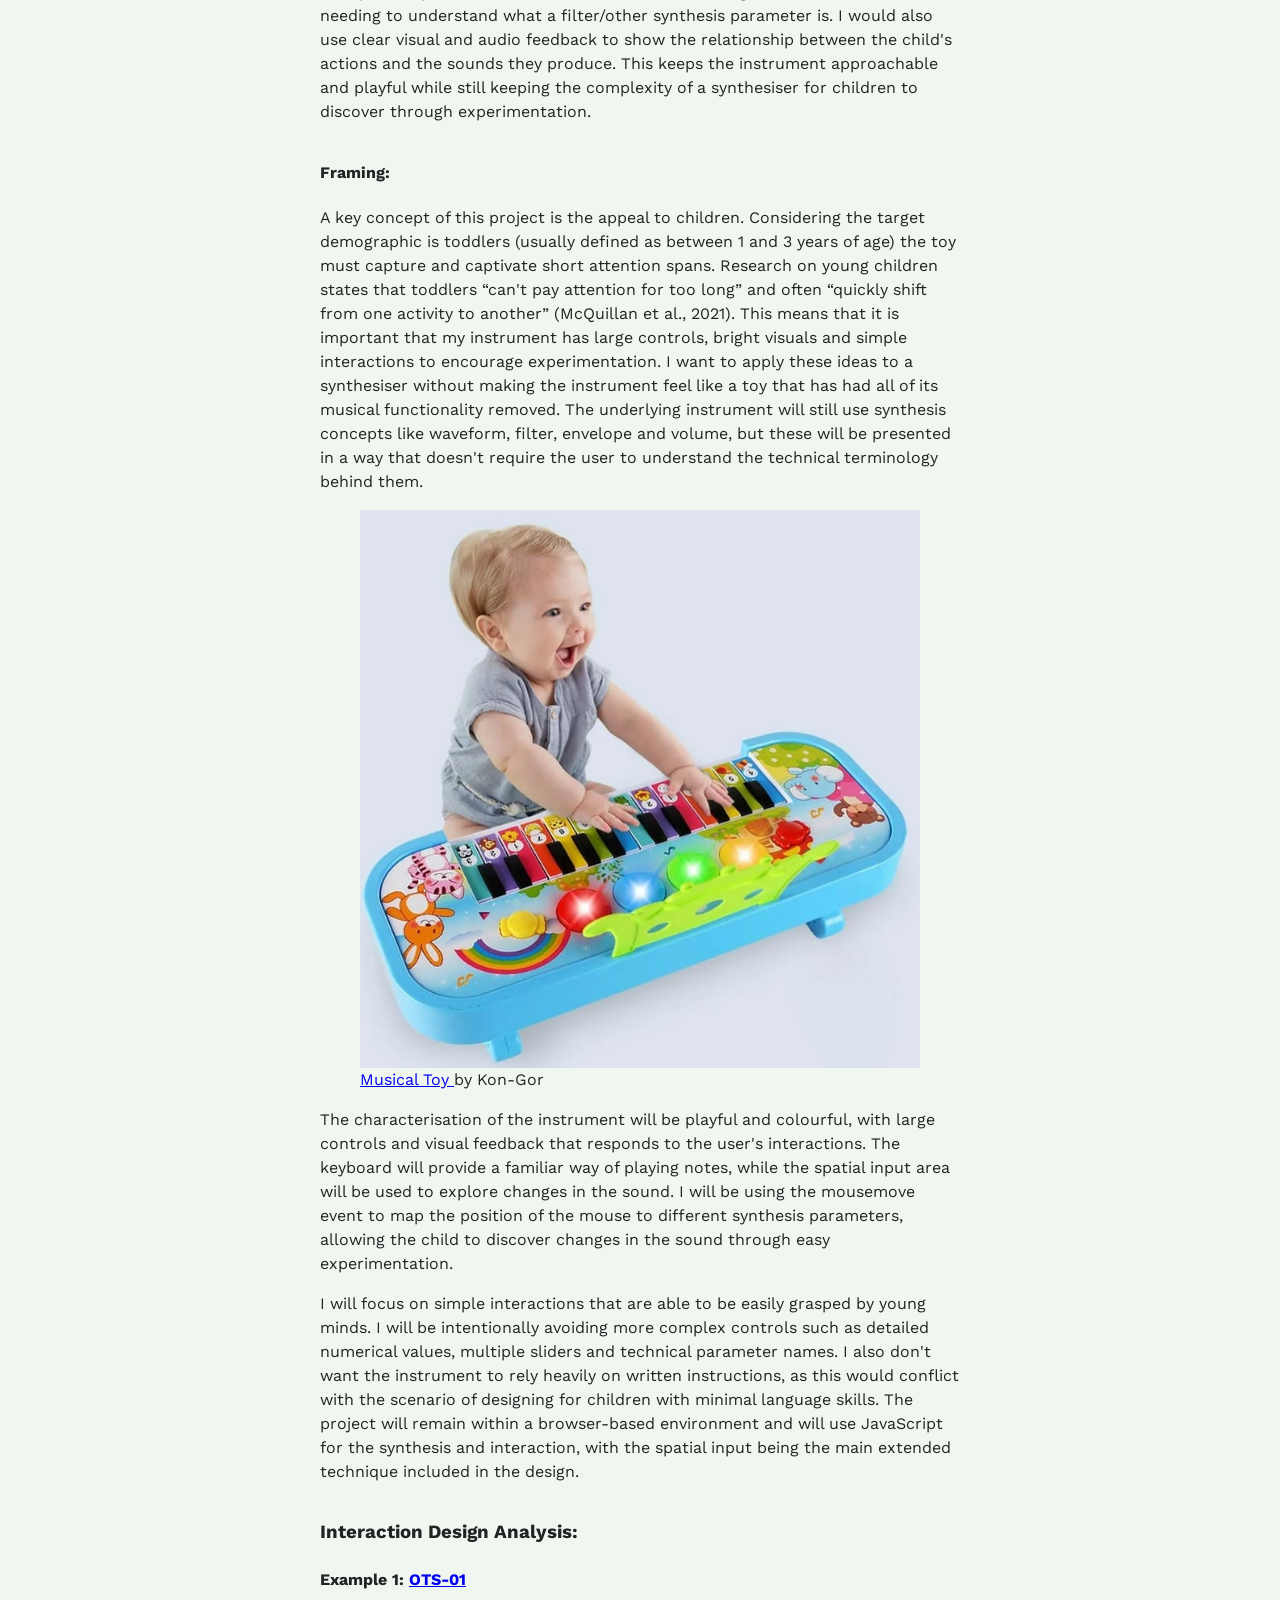
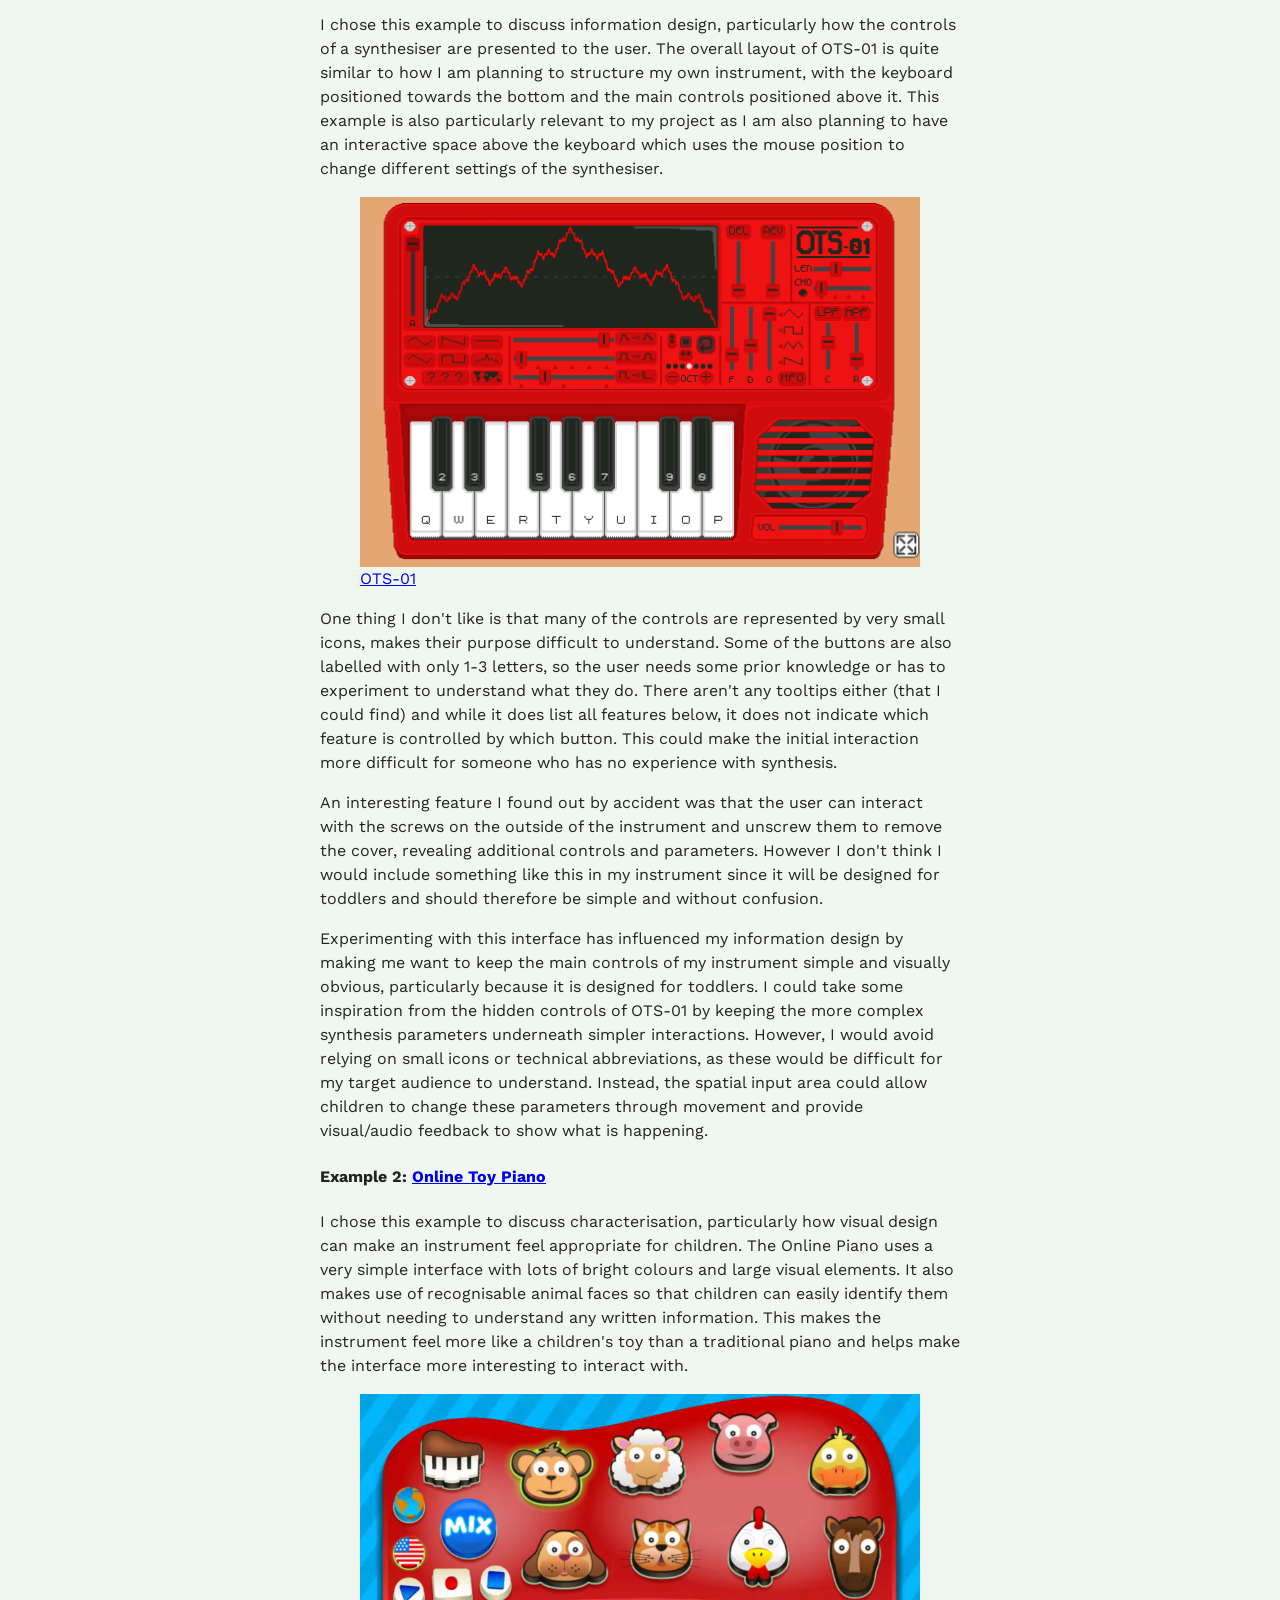
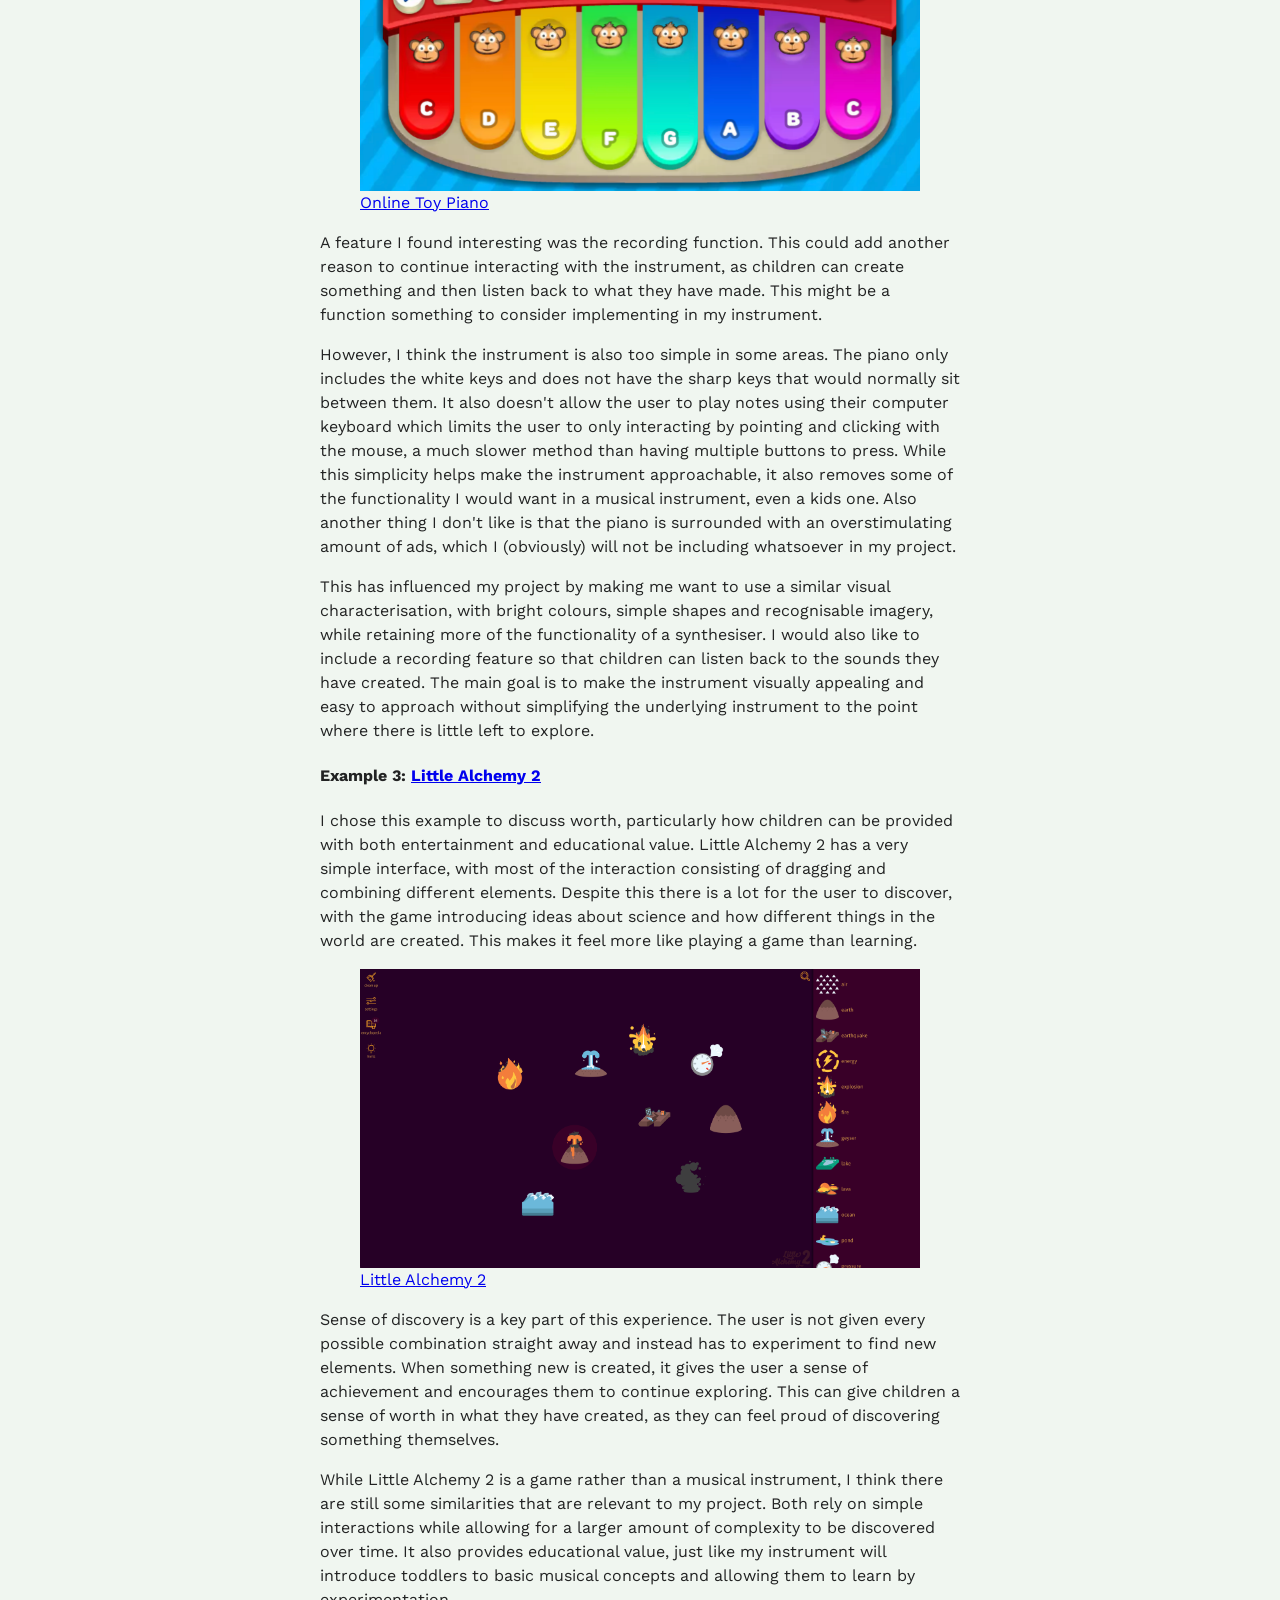
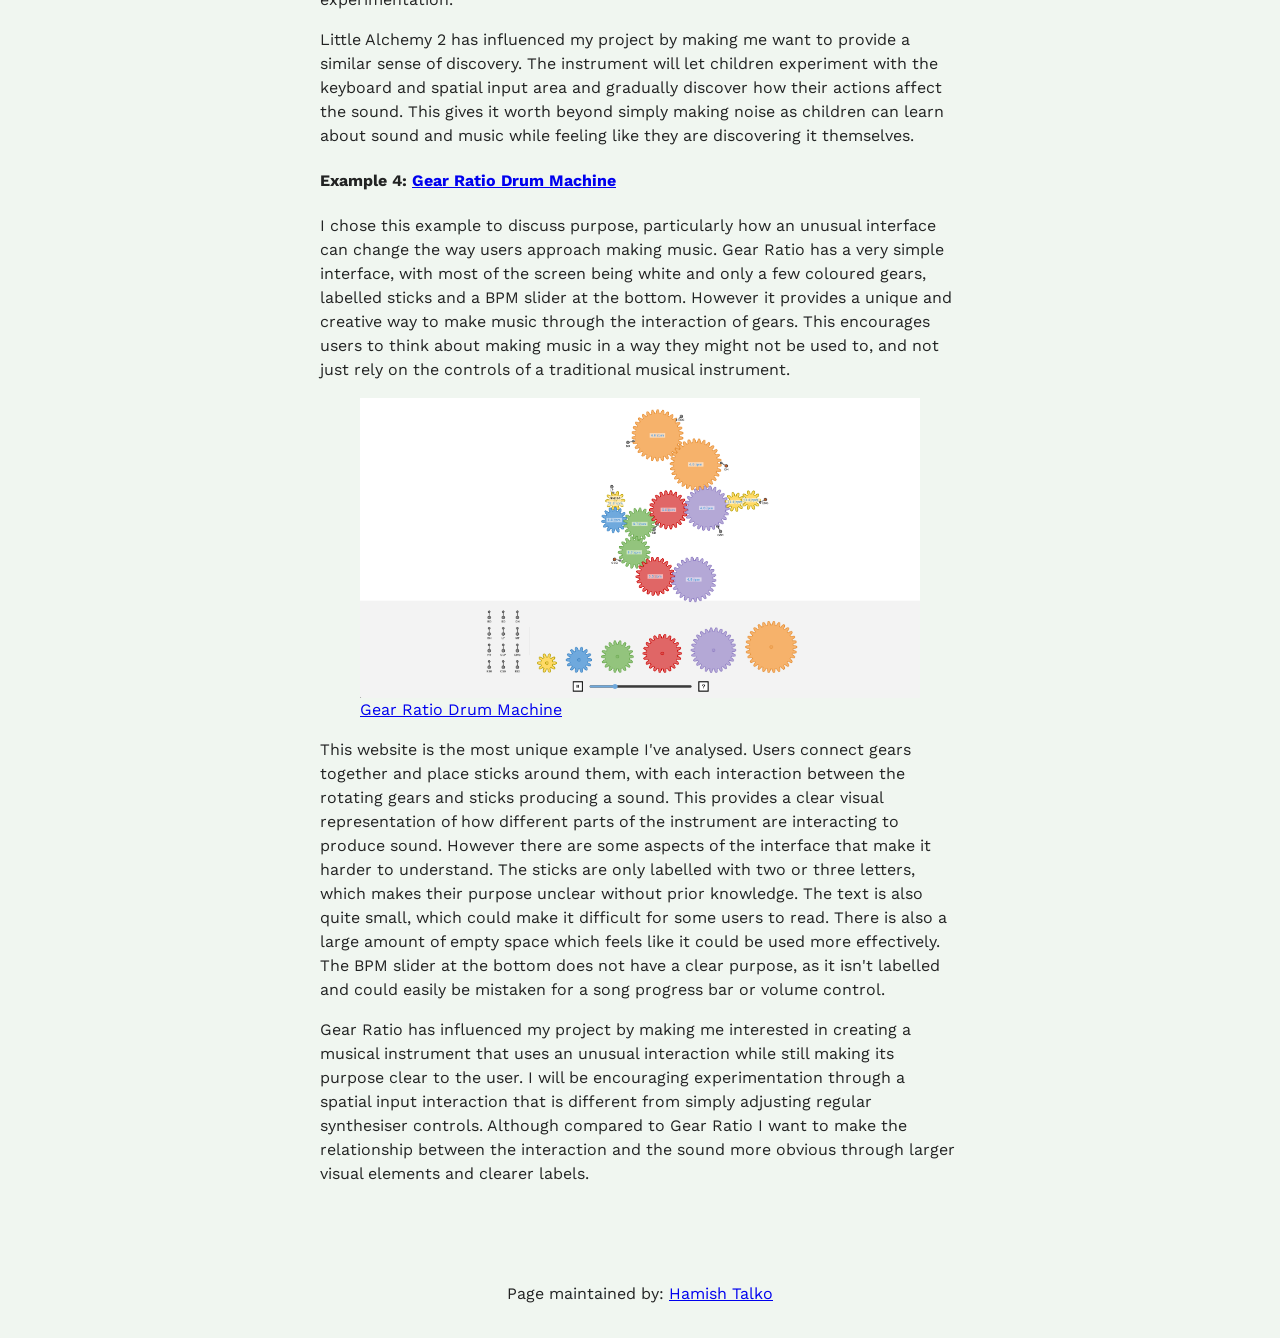
<file: assignment1.html>
<!doctype html>
<html lang="en">
  <head>
    <meta charset="UTF-8" />
    <meta
      name="viewport"
      content="width=device-width, user-scalable=no, initial-scale=1.0, maximum-scale=1.0, minimum-scale=1.0"
    />
    <meta http-equiv="X-UA-Compatible" content="ie=edge" />
    <title>Assignment1</title>
    <!-- REPLACE FAVICON  -->
    <!-- favicon was sourced from favicon.io but the original graphics are copyright 2020 Twitter, Inc
    and other contributors -->
    <!-- They are licensed under CC-BY 4.0 as linked below -->
    <!-- https://creativecommons.org/licenses/by/4.0/ -->
    <link
      rel="icon"
      type="image/png"
      href="./assets/favicon_io/favicon-32x32.png"
    />

    <link rel="stylesheet" href="reset.css" />
    <link rel="stylesheet" href="style.css" />
  </head>
  <body>
    <header>
      <h1>System Design Document</h1>
    </header>

    <div class="mainNavContainer">
      <nav>
        <a href="./index.html">Homepage</a>
        <a href="./assignment2.html">Assignment 2</a>
      </nav>

      <main>
        <section id="scenario-section">
          <h3 class="firstSectionHeading">
            Scenario: Musical Toy for Toddlers
          </h3>
          <h4>Prompt:</h4>
          <p>
            Design a way for young children with minimal language skills to
            explore music.
          </p>
          <h4>Context:</h4>
          <p>
            Browser based musical instruments offer users the ability to
            dynamically perform music and explore complex audio design. While
            these interactions allow for a depth of control, they can be
            intimidating for many adult users, let alone you children whose
            language skills are still developing.
          </p>
          <h4>Discussion:</h4>
          <p>
            After reading the brief I have identified some key considerations
            that shape this project. At the most basic level, the instrument
            should allow young children to explore music and create sounds.
            However the context suggests that this exploration should not rely
            on traditional musical knowledge or lengthy language instructions.
            Many digital instruments are designed around complex controls and
            interfaces that assume users can understand musical concepts, which
            will create a barrier for toddlers who are still developing their
            communication skills.
          </p>

          <p>
            Therefore I see the purpose of the instrument less as teaching
            children how to play music and more as encouraging exploration and
            discovery through sound. For young children, the act of
            experimenting with different sounds and understanding the
            relationship between their actions and the resulting audio that is
            produced is much more valuable than creating a structured musical
            piece. The instrument should become a space where children can
            express themselves without needing to understand rules, notation, or
            instructions.
          </p>

          <p>
            Building from this I'd say there are three important values that
            should guide the design: apprapproachability, playfulness, and
            feedback. The instrument should be approachable by allowing children
            to immediately understand how to interact with it without relying on
            text or explanations. This does not mean the instrument should be
            overly simple but rather that its complexity should be something
            discovered naturally through play. It should also feel playful, and
            encourage experimentation and curiosity rather than focusing on
            achieving a correct outcome. Finally, the instrument should provide
            clear feedback, as toddlers learn by observing the results of their
            actions. All of the sounds, visuals, and animations should help
            reinforce the connection between what they do and what they hear.
          </p>
        </section>
        <section>
          <h4>Synopsis:</h4>
          <p>
            I will design a browser-based synthesiser aimed at toddlers, using a
            large keyboard for playing notes and a simplified set of controls
            for changing the sound. A large spatial input area will allow
            children to change qualities of the sound by moving the mouse
            around, while the keyboard provides a familiar way to play
            individual notes.
          </p>
        </section>
        <section>
          <h4>Response to Purpose and Worth:</h4>
          <p>
            This responds to the purpose of allowing young children to explore
            music without relying on language or prior musical knowledge. The
            keyboard provides a familiar way of playing notes, while the other
            controls allow children to experiment with how those notes sound.
            Rather than presenting technical controls such as filter frequency,
            Q, attack and decay, these aspects will be simplified into larger
            visual controls and the spatial input area. Moving around the
            spatial input area will allow children to hear changes in the sound
            without needing to understand what a filter/other synthesis
            parameter is. I would also use clear visual and audio feedback to
            show the relationship between the child's actions and the sounds
            they produce. This keeps the instrument approachable and playful
            while still keeping the complexity of a synthesiser for children to
            discover through experimentation.
          </p>
        </section>
        <section>
          <h4>Framing:</h4>
          <p>
            A key concept of this project is the appeal to children. Considering
            the target demographic is toddlers (usually defined as between 1 and
            3 years of age) the toy must capture and captivate short attention
            spans. Research on young children states that toddlers “can't pay
            attention for too long” and often “quickly shift from one activity
            to another” (McQuillan et al., 2021). This means that it is
            important that my instrument has large controls, bright visuals and
            simple interactions to encourage experimentation. I want to apply
            these ideas to a synthesiser without making the instrument feel like
            a toy that has had all of its musical functionality removed. The
            underlying instrument will still use synthesis concepts like
            waveform, filter, envelope and volume, but these will be presented
            in a way that doesn't require the user to understand the technical
            terminology behind them.
          </p>
          <figure>
            <img src="assets/toddler.jpg" alt="Toddler With Toy Instrument" />
            <figcaption>
              <a
                href="https://kon-gor.com/blog/articles/chto-podarit-rebyonku-na-2-goda-vybiraem-podarok-malyshu/?utm_source=chatgpt.com"
              >
                Musical Toy
              </a>
              by Kon-Gor
            </figcaption>
          </figure>
          <p>
            The characterisation of the instrument will be playful and
            colourful, with large controls and visual feedback that responds to
            the user's interactions. The keyboard will provide a familiar way of
            playing notes, while the spatial input area will be used to explore
            changes in the sound. I will be using the mousemove event to map the
            position of the mouse to different synthesis parameters, allowing
            the child to discover changes in the sound through easy
            experimentation.
          </p>
          <p>
            I will focus on simple interactions that are able to be easily
            grasped by young minds. I will be intentionally avoiding more
            complex controls such as detailed numerical values, multiple sliders
            and technical parameter names. I also don't want the instrument to
            rely heavily on written instructions, as this would conflict with
            the scenario of designing for children with minimal language skills.
            The project will remain within a browser-based environment and will
            use JavaScript for the synthesis and interaction, with the spatial
            input being the main extended technique included in the design.
          </p>
        </section>
        <section>
          <h3>Interaction Design Analysis:</h3>
          <h4>
            Example 1:
            <a href="https://bellicapelli.itch.io/ots-01" target="_blank"
              >OTS-01</a
            >
          </h4>
          <p>
            I chose this example to discuss information design, particularly how
            the controls of a synthesiser are presented to the user. The overall
            layout of OTS-01 is quite similar to how I am planning to structure
            my own instrument, with the keyboard positioned towards the bottom
            and the main controls positioned above it. This example is also
            particularly relevant to my project as I am also planning to have an
            interactive space above the keyboard which uses the mouse position
            to change different settings of the synthesiser.
          </p>

          <figure>
            <img
              src="./assets/ots.png"
              alt="screen shot of the OTS-01 synthesiser"
            />
            <figcaption>
              <a href="https://bellicapelli.itch.io/ots-01">OTS-01</a>
            </figcaption>
          </figure>

          <p>
            One thing I don't like is that many of the controls are represented
            by very small icons, makes their purpose difficult to understand.
            Some of the buttons are also labelled with only 1-3 letters, so the
            user needs some prior knowledge or has to experiment to understand
            what they do. There aren't any tooltips either (that I could find)
            and while it does list all features below, it does not indicate
            which feature is controlled by which button. This could make the
            initial interaction more difficult for someone who has no experience
            with synthesis.
          </p>
          <p>
            An interesting feature I found out by accident was that the user can
            interact with the screws on the outside of the instrument and
            unscrew them to remove the cover, revealing additional controls and
            parameters. However I don't think I would include something like
            this in my instrument since it will be designed for toddlers and
            should therefore be simple and without confusion.
          </p>
          <p>
            Experimenting with this interface has influenced my information
            design by making me want to keep the main controls of my instrument
            simple and visually obvious, particularly because it is designed for
            toddlers. I could take some inspiration from the hidden controls of
            OTS-01 by keeping the more complex synthesis parameters underneath
            simpler interactions. However, I would avoid relying on small icons
            or technical abbreviations, as these would be difficult for my
            target audience to understand. Instead, the spatial input area could
            allow children to change these parameters through movement and
            provide visual/audio feedback to show what is happening.
          </p>
          <h4>
            Example 2:
            <a href="https://kidmons.com/game/piano-online/" target="_blank"
              >Online Toy Piano</a
            >
          </h4>
          <p>
            I chose this example to discuss characterisation, particularly how
            visual design can make an instrument feel appropriate for children.
            The Online Piano uses a very simple interface with lots of bright
            colours and large visual elements. It also makes use of recognisable
            animal faces so that children can easily identify them without
            needing to understand any written information. This makes the
            instrument feel more like a children's toy than a traditional piano
            and helps make the interface more interesting to interact with.
          </p>

          <figure>
            <img
              src="./assets/toypiano.png"
              alt="screen shot of an online toy piano"
            />
            <figcaption>
              <a href="https://kidmons.com/game/piano-online/"
                >Online Toy Piano</a
              >
            </figcaption>
          </figure>

          <p>
            A feature I found interesting was the recording function. This could
            add another reason to continue interacting with the instrument, as
            children can create something and then listen back to what they have
            made. This might be a function something to consider implementing in
            my instrument.
          </p>
          <p>
            However, I think the instrument is also too simple in some areas.
            The piano only includes the white keys and does not have the sharp
            keys that would normally sit between them. It also doesn't allow the
            user to play notes using their computer keyboard which limits the
            user to only interacting by pointing and clicking with the mouse, a
            much slower method than having multiple buttons to press. While this
            simplicity helps make the instrument approachable, it also removes
            some of the functionality I would want in a musical instrument, even
            a kids one. Also another thing I don't like is that the piano is
            surrounded with an overstimulating amount of ads, which I
            (obviously) will not be including whatsoever in my project.
          </p>
          <p>
            This has influenced my project by making me want to use a similar
            visual characterisation, with bright colours, simple shapes and
            recognisable imagery, while retaining more of the functionality of a
            synthesiser. I would also like to include a recording feature so
            that children can listen back to the sounds they have created. The
            main goal is to make the instrument visually appealing and easy to
            approach without simplifying the underlying instrument to the point
            where there is little left to explore.
          </p>
          <h4>
            Example 3:
            <a href="https://littlealchemy2.com/" target="_blank"
              >Little Alchemy 2</a
            >
          </h4>
          <p>
            I chose this example to discuss worth, particularly how children can
            be provided with both entertainment and educational value. Little
            Alchemy 2 has a very simple interface, with most of the interaction
            consisting of dragging and combining different elements. Despite
            this there is a lot for the user to discover, with the game
            introducing ideas about science and how different things in the
            world are created. This makes it feel more like playing a game than
            learning.
          </p>

          <figure>
            <img
              src="./assets/alchemy.png"
              alt="screen shot of the Little Alchemy 2 game"
            />
            <figcaption>
              <a href="https://littlealchemy2.com/">Little Alchemy 2</a>
            </figcaption>
          </figure>

          <p>
            Sense of discovery is a key part of this experience. The user is not
            given every possible combination straight away and instead has to
            experiment to find new elements. When something new is created, it
            gives the user a sense of achievement and encourages them to
            continue exploring. This can give children a sense of worth in what
            they have created, as they can feel proud of discovering something
            themselves.
          </p>
          <p>
            While Little Alchemy 2 is a game rather than a musical instrument, I
            think there are still some similarities that are relevant to my
            project. Both rely on simple interactions while allowing for a
            larger amount of complexity to be discovered over time. It also
            provides educational value, just like my instrument will introduce
            toddlers to basic musical concepts and allowing them to learn by
            experimentation.
          </p>
          <p>
            Little Alchemy 2 has influenced my project by making me want to
            provide a similar sense of discovery. The instrument will let
            children experiment with the keyboard and spatial input area and
            gradually discover how their actions affect the sound. This gives it
            worth beyond simply making noise as children can learn about sound
            and music while feeling like they are discovering it themselves.
          </p>
          <h4>
            Example 4:
            <a
              href="https://10kdrummachines.com/machines/gear-ratio/gear"
              target="_blank"
              >Gear Ratio Drum Machine</a
            >
          </h4>
          <p>
            I chose this example to discuss purpose, particularly how an unusual
            interface can change the way users approach making music. Gear Ratio
            has a very simple interface, with most of the screen being white and
            only a few coloured gears, labelled sticks and a BPM slider at the
            bottom. However it provides a unique and creative way to make music
            through the interaction of gears. This encourages users to think
            about making music in a way they might not be used to, and not just
            rely on the controls of a traditional musical instrument.
          </p>

          <figure>
            <img
              src="./assets/gear.png"
              alt="screen shot of the gear ratio drum machine"
            />
            <figcaption>
              <a href="https://10kdrummachines.com/machines/gear-ratio/gear"
                >Gear Ratio Drum Machine</a
              >
            </figcaption>
          </figure>

          <p>
            This website is the most unique example I've analysed. Users connect
            gears together and place sticks around them, with each interaction
            between the rotating gears and sticks producing a sound. This
            provides a clear visual representation of how different parts of the
            instrument are interacting to produce sound. However there are some
            aspects of the interface that make it harder to understand. The
            sticks are only labelled with two or three letters, which makes
            their purpose unclear without prior knowledge. The text is also
            quite small, which could make it difficult for some users to read.
            There is also a large amount of empty space which feels like it
            could be used more effectively. The BPM slider at the bottom does
            not have a clear purpose, as it isn't labelled and could easily be
            mistaken for a song progress bar or volume control.
          </p>
          <p>
            Gear Ratio has influenced my project by making me interested in
            creating a musical instrument that uses an unusual interaction while
            still making its purpose clear to the user. I will be encouraging
            experimentation through a spatial input interaction that is
            different from simply adjusting regular synthesiser controls.
            Although compared to Gear Ratio I want to make the relationship
            between the interaction and the sound more obvious through larger
            visual elements and clearer labels.
          </p>
        </section>
      </main>

      <!-- this is an empty element which helps with spacing -->
      <aside></aside>
    </div>

    <footer>
      <p>
        <!-- !!!!! -->
        <!--    change this to your preferred online name and update link to refer to your github page  -->
        Page maintained by:
        <a href="https://github.com/hamishrmit" target="_blank">
          Hamish Talko
        </a>
      </p>
    </footer>
  </body>
</html>
</file>
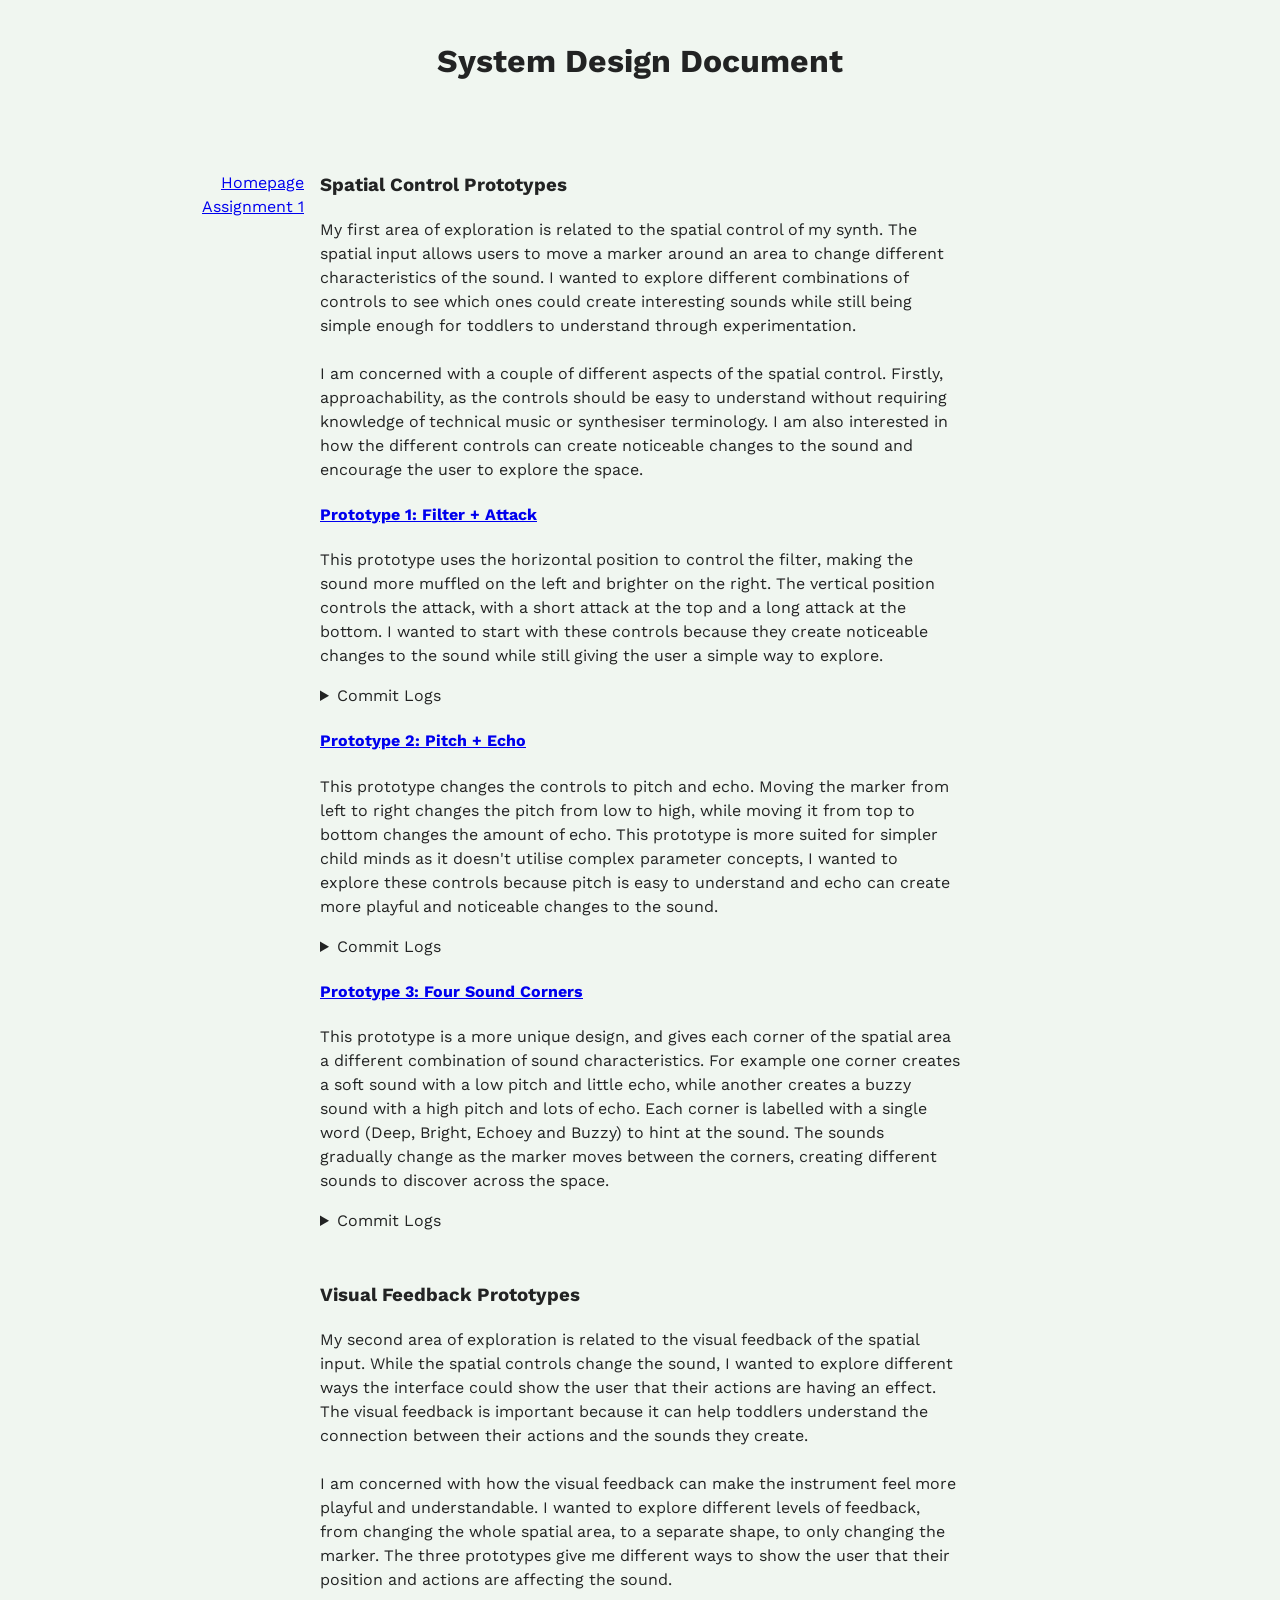
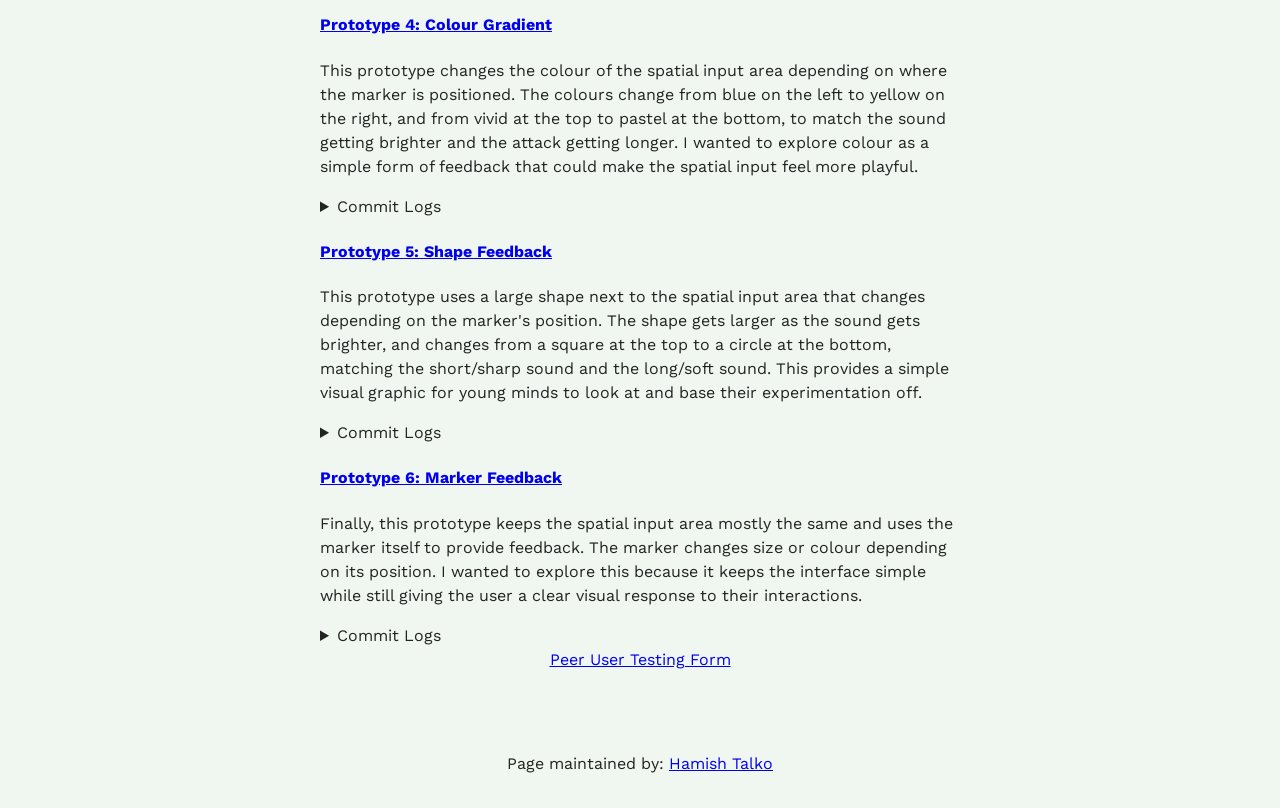
<file: assignment2.html>
<!doctype html>
<html lang="en">
  <head>
    <meta charset="UTF-8" />
    <meta
      name="viewport"
      content="width=device-width, user-scalable=no, initial-scale=1.0, maximum-scale=1.0, minimum-scale=1.0"
    />
    <meta http-equiv="X-UA-Compatible" content="ie=edge" />
    <title>Assignment2</title>
    <!-- REPLACE FAVICON  -->
    <!-- favicon was sourced from favicon.io but the original graphics are copyright 2020 Twitter, Inc
    and other contributors -->
    <!-- They are licensed under CC-BY 4.0 as linked below -->
    <!-- https://creativecommons.org/licenses/by/4.0/ -->
    <link
      rel="icon"
      type="image/png"
      href="./assets/favicon_io/favicon-32x32.png"
    />

    <link rel="stylesheet" href="reset.css" />
    <link rel="stylesheet" href="style.css" />
  </head>
  <body>
    <header>
      <h1>System Design Document</h1>
    </header>

    <div class="mainNavContainer">
      <nav>
        <a href="./index.html">Homepage</a>
        <a href="./assignment1.html">Assignment 1</a>
      </nav>
      <main>
        <section id="spatialcontrol-section">
          <h3 class="firstSectionHeading">Spatial Control Prototypes</h3>
          <p>
            My first area of exploration is related to the spatial control of my
            synth. The spatial input allows users to move a marker around an
            area to change different characteristics of the sound. I wanted to
            explore different combinations of controls to see which ones could
            create interesting sounds while still being simple enough for
            toddlers to understand through experimentation.
            <br />
            <br />
            I am concerned with a couple of different aspects of the spatial
            control. Firstly, approachability, as the controls should be easy to
            understand without requiring knowledge of technical music or
            synthesiser terminology. I am also interested in how the different
            controls can create noticeable changes to the sound and encourage
            the user to explore the space.
          </p>

          <h4>
            <a
              href="https://h-talko-prototype-one.github.io/prototype-one/"
              target="_blank"
            >
              Prototype 1: Filter + Attack
            </a>
          </h4>
          <p>
            This prototype uses the horizontal position to control the filter,
            making the sound more muffled on the left and brighter on the right.
            The vertical position controls the attack, with a short attack at
            the top and a long attack at the bottom. I wanted to start with
            these controls because they create noticeable changes to the sound
            while still giving the user a simple way to explore.
          </p>
          <details>
            <summary>Commit Logs</summary>
            <table>
              <thead>
                <tr>
                  <th>Author</th>
                  <th>Date</th>
                  <th>Subject</th>
                  <th>Body</th>
                </tr>
              </thead>

              <tbody>
                <tr>
                  <td>hamishrmit</td>
                  <td>Wed Jul 29 15:16:03 2026 +1000</td>
                  <td>init project</td>
                  <td>
                    added in basic files, linked into html, added a sound button
                    that works
                  </td>
                </tr>

                <tr>
                  <td>hamishrmit</td>
                  <td>Wed Aug 12 14:56:42 2026 +1000</td>
                  <td>added dialog button and audio init</td>
                  <td>
                    created dialog pop up with button to close it, and added
                    event listener on dialog close to start the audio system
                  </td>
                </tr>

                <tr>
                  <td>hamishrmit</td>
                  <td>Wed Aug 12 15:56:23 2026 +1000</td>
                  <td>added font</td>
                  <td>
                    colour border in css, obtained and embedded a font from
                    google fonts, created colour variables, edited borders
                  </td>
                </tr>

                <tr>
                  <td>hamishrmit</td>
                  <td>Wed Aug 12 16:14:42 2026 +1000</td>
                  <td>updated css with my preferred colours</td>
                  <td>
                    changed some of the default colours from Patrick's example
                    to colours I prefer more
                  </td>
                </tr>

                <tr>
                  <td>hamishrmit</td>
                  <td>Wed Aug 19 15:49:00 2026 +1000</td>
                  <td>added event listeners and key button</td>
                  <td>
                    added a second button and created event listeners and synth
                    for it
                  </td>
                </tr>

                <tr>
                  <td>hamishrmit</td>
                  <td>Wed Aug 19 15:58:44 2026 +1000</td>
                  <td>css and js edge case</td>
                  <td>
                    added in some visual feedback and handled edge cases for key
                    press
                  </td>
                </tr>

                <tr>
                  <td>hamishrmit</td>
                  <td>Wed Aug 19 16:18:43 2026 +1000</td>
                  <td>began implementing spatial input</td>
                  <td>
                    using Patrick's example for reference, have began adding the
                    index html and also created a spatialInput js document
                  </td>
                </tr>

                <tr>
                  <td>hamishrmit</td>
                  <td>Tue Aug 25 21:35:38 2026 +1000</td>
                  <td>created basic spatial input field</td>
                  <td>
                    used Patrick's class example as inspiration to create a
                    spatial input area. utilised mousemove function and added
                    styling in style.css
                  </td>
                </tr>

                <tr>
                  <td>hamishrmit</td>
                  <td>Tue Aug 25 23:00:14 2026 +1000</td>
                  <td>
                    made red dot stay still unless user is holding mouse down
                  </td>
                  <td>
                    added dragging variable and mousedown mouseup mousemove
                    event listeners to make the red dot stay in place unless
                    moved by the user, rather than just following the mouse
                  </td>
                </tr>

                <tr>
                  <td>hamishrmit</td>
                  <td>Wed Aug 26 14:10:32 2026 +1000</td>
                  <td>added audio play/pause</td>
                  <td>
                    added in a function to check current playing state and
                    toggle it to opposite
                  </td>
                </tr>

                <tr>
                  <td>hamishrmit</td>
                  <td>Wed Aug 26 14:27:06 2026 +1000</td>
                  <td>added oscillator range</td>
                  <td>
                    added oscillator range slider to code and function in js
                  </td>
                </tr>

                <tr>
                  <td>hamishrmit</td>
                  <td>Wed Aug 26 15:57:15 2026 +1000</td>
                  <td>experimented with random</td>
                  <td>
                    spatial, and temporal functions, utilised specific functions
                    to play around with different extended techniques;
                    Math.random for random, mousemove for spatial and Temporal
                    for time
                  </td>
                </tr>

                <tr>
                  <td>hamishrmit</td>
                  <td>Wed Aug 26 16:11:38 2026 +1000</td>
                  <td>commented out temporal</td>
                  <td>
                    commented out temporal code in js as I will not be using it
                    for my project
                  </td>
                </tr>

                <tr>
                  <td>hamishrmit</td>
                  <td>Mon Aug 31 21:12:29 2026 +1000</td>
                  <td>added keyboard html</td>
                  <td>added basic buttons in html for the keyboard</td>
                </tr>

                <tr>
                  <td>hamishrmit</td>
                  <td>Mon Aug 31 21:33:19 2026 +1000</td>
                  <td>added keyboard styling</td>
                  <td>
                    added basic styling for the keyboard buttons and keys,
                    including different colours for when the mouse is hovering
                    over a key and when a key is being pressed
                  </td>
                </tr>

                <tr>
                  <td>hamishrmit</td>
                  <td>Mon Aug 31 21:59:13 2026 +1000</td>
                  <td>added black keys</td>
                  <td>
                    added sharp keys to the keyboard and positioned them above
                    the white keys to create a more realistic looking piano
                    layout
                  </td>
                </tr>

                <tr>
                  <td>hamishrmit</td>
                  <td>Mon Aug 31 22:32:56 2026 +1000</td>
                  <td>added mouse interaction to keys</td>
                  <td>
                    used event listeners to make each key play its data-note
                  </td>
                </tr>

                <tr>
                  <td>hamishrmit</td>
                  <td>Mon Aug 31 22:53:53 2026 +1000</td>
                  <td>added piano key dragging</td>
                  <td>
                    added a mouseenter function so that notes also play when the
                    user is holding down their mouse and dragging it over
                    different keys
                  </td>
                </tr>

                <tr>
                  <td>hamishrmit</td>
                  <td>Tue Sep 1 00:25:00 2026 +1000</td>
                  <td>added computer key buttons</td>
                  <td>
                    added event listeners for user's computer keys so that they
                    can play the piano with their keyboard buttons rather than
                    just having to use mouse
                  </td>
                </tr>

                <tr>
                  <td>hamishrmit</td>
                  <td>Tue Sep 1 21:05:42 2026 +1000</td>
                  <td>made onscreen keys visually respond</td>
                  <td>
                    added visual feedback to the onscreen piano keys when notes
                    are played using the computer keyboard
                  </td>
                </tr>

                <tr>
                  <td>hamishrmit</td>
                  <td>Tue Sep 1 22:43:27 2026 +1000</td>
                  <td>removed unnecessary class example code</td>
                  <td>
                    went through and deleted all of the code from the class
                    examples that I wouldn't be using in my project
                  </td>
                </tr>

                <tr>
                  <td>hamishrmit</td>
                  <td>Tue Sep 1 23:14:43 2026 +1000</td>
                  <td>fixed glitch where visual feedback wasn't showing</td>
                  <td>
                    the visual feedback was only showing when the piano was
                    played with computer keys but wasn't showing when played
                    with mouse, I fixed this by adding the active class where it
                    was missing
                  </td>
                </tr>

                <tr>
                  <td>hamishrmit</td>
                  <td>Wed Sep 9 00:07:23 2026 +1000</td>
                  <td>updated styling to fit toddler aesthetic</td>
                  <td>
                    I had my styling as black and purple which does not really
                    fit the aesthetic of a children's toy, so I updated the
                    colour scheme in the style sheet. I also made the 'ok'
                    button a bit bigger and fixed up its border, and added some
                    more fitting font and border to the rest
                  </td>
                </tr>

                <tr>
                  <td>hamishrmit</td>
                  <td>Tue Sep 15 23:47:47 2026 +1000</td>
                  <td>made all elements central</td>
                  <td>
                    used flexbox to align all elements in the centre of the
                    page, rather than everything being on the left
                  </td>
                </tr>

                <tr>
                  <td>hamishrmit</td>
                  <td>Wed Sep 16 00:44:38 2026 +1000</td>
                  <td>added synth filter and envelope</td>
                  <td>
                    added synth filter and envelope settings to js in
                    preparation for the spatial input controlling the sound
                  </td>
                </tr>

                <tr>
                  <td>hamishrmit</td>
                  <td>Wed Sep 16 01:28:40 2026 +1000</td>
                  <td>X-value of spatial input controls frequency</td>
                  <td>
                    made the filter frequency be controlled by the X-value of
                    the red dot in the spatial input. more to the left makes the
                    synth darker/muffled, while more to the right makes it
                    brigher and clearer
                  </td>
                </tr>

                <tr>
                  <td>hamishrmit</td>
                  <td>Wed Sep 16 02:25:35 2026 +1000</td>
                  <td>fixed keyboard and mouse conflict</td>
                  <td>
                    there was a glitch where if a key was played using the
                    computer key and mouse at the same time it would stay
                    playing infinitely. fixed this by tracking mouse and
                    keyboard states separately so notes stop correctly when both
                    inputs are used
                  </td>
                </tr>

                <tr>
                  <td>hamishrmit</td>
                  <td>Wed Sep 16 02:27:23 2026 +1000</td>
                  <td>(forgot to fully save previous commit)</td>
                  <td></td>
                </tr>

                <tr>
                  <td>hamishrmit</td>
                  <td>Tue Sep 22 22:08:30 2026 +1000</td>
                  <td>removed focus outline</td>
                  <td>
                    there was an unnecessary focus outline after a key was
                    clicked so I changed the outline to none
                  </td>
                </tr>

                <tr>
                  <td>hamishrmit</td>
                  <td>Tue Sep 22 22:27:55 2026 +1000</td>
                  <td>added computer controls for black keys</td>
                  <td>
                    made the black keys able to be played by the computer keys
                    W, E, T, Y, and U so that all keys are consistent
                  </td>
                </tr>

                <tr>
                  <td>hamishrmit</td>
                  <td>Wed Sep 23 01:41:52 2026 +1000</td>
                  <td>added y-axis attack control + labels</td>
                  <td>
                    I made the y-axis of the spatial input control the synth
                    envelope attack, and also added labels to each side of the
                    spatial input to explain the sound changes
                  </td>
                </tr>
              </tbody>
            </table>
          </details>
          <h4>
            <a
              href="https://h-talko-prototype-two.github.io/prototype-two/"
              target="_blank"
            >
              Prototype 2: Pitch + Echo
            </a>
          </h4>
          <p>
            This prototype changes the controls to pitch and echo. Moving the
            marker from left to right changes the pitch from low to high, while
            moving it from top to bottom changes the amount of echo. This
            prototype is more suited for simpler child minds as it doesn't
            utilise complex parameter concepts, I wanted to explore these
            controls because pitch is easy to understand and echo can create
            more playful and noticeable changes to the sound.
          </p>
          <details>
            <summary>Commit Logs</summary>
            <table>
              <thead>
                <tr>
                  <th>Author</th>
                  <th>Date</th>
                  <th>Subject</th>
                  <th>Body</th>
                </tr>
              </thead>

              <tbody>
                <tr>
                  <td>hamishrmit</td>
                  <td>Wed Jul 29 15:16:03 2026 +1000</td>
                  <td>init project</td>
                  <td>
                    added in basic files, linked into html, added a sound button
                    that works
                  </td>
                </tr>

                <tr>
                  <td>hamishrmit</td>
                  <td>Wed Aug 12 14:56:42 2026 +1000</td>
                  <td>added dialog button and audio init</td>
                  <td>
                    created dialog pop up with button to close it, and added
                    event listener on dialog close to start the audio system
                  </td>
                </tr>

                <tr>
                  <td>hamishrmit</td>
                  <td>Wed Aug 12 15:56:23 2026 +1000</td>
                  <td>added font</td>
                  <td>
                    colour border in css, obtained and embedded a font from
                    google fonts, created colour variables, edited borders
                  </td>
                </tr>

                <tr>
                  <td>hamishrmit</td>
                  <td>Wed Aug 12 16:14:42 2026 +1000</td>
                  <td>updated css with my preferred colours</td>
                  <td>
                    changed some of the default colours from Patrick's example
                    to colours I prefer more
                  </td>
                </tr>

                <tr>
                  <td>hamishrmit</td>
                  <td>Wed Aug 19 15:49:00 2026 +1000</td>
                  <td>added event listeners and key button</td>
                  <td>
                    added a second button and created event listeners and synth
                    for it
                  </td>
                </tr>

                <tr>
                  <td>hamishrmit</td>
                  <td>Wed Aug 19 15:58:44 2026 +1000</td>
                  <td>css and js edge case</td>
                  <td>
                    added in some visual feedback and handled edge cases for key
                    press
                  </td>
                </tr>

                <tr>
                  <td>hamishrmit</td>
                  <td>Wed Aug 19 16:18:43 2026 +1000</td>
                  <td>began implementing spatial input</td>
                  <td>
                    using Patrick's example for reference, have began adding the
                    index html and also created a spatialInput js document
                  </td>
                </tr>

                <tr>
                  <td>hamishrmit</td>
                  <td>Tue Aug 25 21:35:38 2026 +1000</td>
                  <td>created basic spatial input field</td>
                  <td>
                    used Patrick's class example as inspiration to create a
                    spatial input area. utilised mousemove function and added
                    styling in style.css
                  </td>
                </tr>

                <tr>
                  <td>hamishrmit</td>
                  <td>Tue Aug 25 23:00:14 2026 +1000</td>
                  <td>
                    made red dot stay still unless user is holding mouse down
                  </td>
                  <td>
                    added dragging variable and mousedown mouseup mousemove
                    event listeners to make the red dot stay in place unless
                    moved by the user, rather than just following the mouse
                  </td>
                </tr>

                <tr>
                  <td>hamishrmit</td>
                  <td>Wed Aug 26 14:10:32 2026 +1000</td>
                  <td>added audio play/pause</td>
                  <td>
                    added in a function to check current playing state and
                    toggle it to opposite
                  </td>
                </tr>

                <tr>
                  <td>hamishrmit</td>
                  <td>Wed Aug 26 14:27:06 2026 +1000</td>
                  <td>added oscillator range</td>
                  <td>
                    added oscillator range slider to code and function in js
                  </td>
                </tr>

                <tr>
                  <td>hamishrmit</td>
                  <td>Wed Aug 26 15:57:15 2026 +1000</td>
                  <td>experimented with random</td>
                  <td>
                    spatial, and temporal functions, utilised specific functions
                    to play around with different extended techniques;
                    Math.random for random, mousemove for spatial and Temporal
                    for time
                  </td>
                </tr>

                <tr>
                  <td>hamishrmit</td>
                  <td>Wed Aug 26 16:11:38 2026 +1000</td>
                  <td>commented out temporal</td>
                  <td>
                    commented out temporal code in js as I will not be using it
                    for my project
                  </td>
                </tr>

                <tr>
                  <td>hamishrmit</td>
                  <td>Mon Aug 31 21:12:29 2026 +1000</td>
                  <td>added keyboard html</td>
                  <td>added basic buttons in html for the keyboard</td>
                </tr>

                <tr>
                  <td>hamishrmit</td>
                  <td>Mon Aug 31 21:33:19 2026 +1000</td>
                  <td>added keyboard styling</td>
                  <td>
                    added basic styling for the keyboard buttons and keys,
                    including different colours for when the mouse is hovering
                    over a key and when a key is being pressed
                  </td>
                </tr>

                <tr>
                  <td>hamishrmit</td>
                  <td>Mon Aug 31 21:59:13 2026 +1000</td>
                  <td>added black keys</td>
                  <td>
                    added sharp keys to the keyboard and positioned them above
                    the white keys to create a more realistic looking piano
                    layout
                  </td>
                </tr>

                <tr>
                  <td>hamishrmit</td>
                  <td>Mon Aug 31 22:32:56 2026 +1000</td>
                  <td>added mouse interaction to keys</td>
                  <td>
                    used event listeners to make each key play its data-note
                  </td>
                </tr>

                <tr>
                  <td>hamishrmit</td>
                  <td>Mon Aug 31 22:53:53 2026 +1000</td>
                  <td>added piano key dragging</td>
                  <td>
                    added a mouseenter function so that notes also play when the
                    user is holding down their mouse and dragging it over
                    different keys
                  </td>
                </tr>

                <tr>
                  <td>hamishrmit</td>
                  <td>Tue Sep 1 00:25:00 2026 +1000</td>
                  <td>added computer key buttons</td>
                  <td>
                    added event listeners for user's computer keys so that they
                    can play the piano with their keyboard buttons rather than
                    just having to use mouse
                  </td>
                </tr>

                <tr>
                  <td>hamishrmit</td>
                  <td>Tue Sep 1 21:05:42 2026 +1000</td>
                  <td>made onscreen keys visually respond</td>
                  <td>
                    added visual feedback to the onscreen piano keys when notes
                    are played using the computer keyboard
                  </td>
                </tr>

                <tr>
                  <td>hamishrmit</td>
                  <td>Tue Sep 1 22:43:27 2026 +1000</td>
                  <td>removed unnecessary class example code</td>
                  <td>
                    went through and deleted all of the code from the class
                    examples that I wouldn't be using in my project
                  </td>
                </tr>

                <tr>
                  <td>hamishrmit</td>
                  <td>Tue Sep 1 23:14:43 2026 +1000</td>
                  <td>fixed glitch where visual feedback wasn't showing</td>
                  <td>
                    the visual feedback was only showing when the piano was
                    played with computer keys but wasn't showing when played
                    with mouse, I fixed this by adding the active class where it
                    was missing
                  </td>
                </tr>

                <tr>
                  <td>hamishrmit</td>
                  <td>Wed Sep 9 00:07:23 2026 +1000</td>
                  <td>updated styling to fit toddler aesthetic</td>
                  <td>
                    I had my styling as black and purple which does not really
                    fit the aesthetic of a children's toy, so I updated the
                    colour scheme in the style sheet. I also made the 'ok'
                    button a bit bigger and fixed up its border, and added some
                    more fitting font and border to the rest
                  </td>
                </tr>

                <tr>
                  <td>hamishrmit</td>
                  <td>Tue Sep 15 23:47:47 2026 +1000</td>
                  <td>made all elements central</td>
                  <td>
                    used flexbox to align all elements in the centre of the
                    page, rather than everything being on the left
                  </td>
                </tr>

                <tr>
                  <td>hamishrmit</td>
                  <td>Wed Sep 16 00:44:38 2026 +1000</td>
                  <td>added synth filter and envelope</td>
                  <td>
                    added synth filter and envelope settings to js in
                    preparation for the spatial input controlling the sound
                  </td>
                </tr>

                <tr>
                  <td>hamishrmit</td>
                  <td>Wed Sep 16 01:28:40 2026 +1000</td>
                  <td>X-value of spatial input controls frequency</td>
                  <td>
                    made the filter frequency be controlled by the X-value of
                    the red dot in the spatial input. more to the left makes the
                    synth darker/muffled, while more to the right makes it
                    brigher and clearer
                  </td>
                </tr>

                <tr>
                  <td>hamishrmit</td>
                  <td>Wed Sep 16 02:25:35 2026 +1000</td>
                  <td>fixed keyboard and mouse conflict</td>
                  <td>
                    there was a glitch where if a key was played using the
                    computer key and mouse at the same time it would stay
                    playing infinitely. fixed this by tracking mouse and
                    keyboard states separately so notes stop correctly when both
                    inputs are used
                  </td>
                </tr>

                <tr>
                  <td>hamishrmit</td>
                  <td>Wed Sep 16 02:27:23 2026 +1000</td>
                  <td>(forgot to fully save previous commit)</td>
                  <td></td>
                </tr>

                <tr>
                  <td>hamishrmit</td>
                  <td>Tue Sep 22 22:08:30 2026 +1000</td>
                  <td>removed focus outline</td>
                  <td>
                    there was an unnecessary focus outline after a key was
                    clicked so I changed the outline to none
                  </td>
                </tr>

                <tr>
                  <td>hamishrmit</td>
                  <td>Tue Sep 22 22:27:55 2026 +1000</td>
                  <td>added computer controls for black keys</td>
                  <td>
                    made the black keys able to be played by the computer keys
                    W, E, T, Y, and U so that all keys are consistent
                  </td>
                </tr>

                <tr>
                  <td>hamishrmit</td>
                  <td>Wed Sep 23 01:41:52 2026 +1000</td>
                  <td>added y-axis attack control + labels</td>
                  <td>
                    I made the y-axis of the spatial input control the synth
                    envelope attack, and also added labels to each side of the
                    spatial input to explain the sound changes
                  </td>
                </tr>

                <tr>
                  <td>hamishrmit</td>
                  <td>Mon Sep 28 01:53:02 2026 +1000</td>
                  <td>checked for any bugs I'd looked over</td>
                  <td>
                    used AI to scan over my code and check for any bugs I'd
                    looked over before I create all my prototypes. Made the
                    filter change evenly across the pad, fixed notes cutting out
                    when using mouse and keyboard together, and removed
                    duplicate CSS. Also changed 'long attack' and 'short attack'
                    to just 'long' and 'short' due to suggestion from Patrick
                  </td>
                </tr>

                <tr>
                  <td>hamishrmit</td>
                  <td>Mon Sep 28 02:19:08 2026 +1000</td>
                  <td>added echo effect</td>
                  <td>
                    replaced the attack filter with echo by adding a feedback
                    delay after the filter and starting with no echo
                  </td>
                </tr>

                <tr>
                  <td>hamishrmit</td>
                  <td>Mon Sep 28 02:37:26 2026 +1000</td>
                  <td>map horizontal position to pitch</td>
                  <td>
                    moving left to right on the spatial area now shifts the
                    pitch from one octave down to one octave up, with the centre
                    being normal pitch
                  </td>
                </tr>

                <tr>
                  <td>hamishrmit</td>
                  <td>Mon Sep 28 02:49:30 2026 +1000</td>
                  <td>mapped vertical to echo amount</td>
                  <td>
                    moving the marker down the pad now increases amount of echo
                  </td>
                </tr>

                <tr>
                  <td>hamishrmit</td>
                  <td>Mon Sep 28 03:01:41 2026 +1000</td>
                  <td>updated labels</td>
                  <td>updated labels of spatial input in html</td>
                </tr>
              </tbody>
            </table>
          </details>
          <h4>
            <a
              href="https://h-talko-prototype-three.github.io/prototype-three/"
              target="_blank"
            >
              Prototype 3: Four Sound Corners
            </a>
          </h4>
          <p>
            This prototype is a more unique design, and gives each corner of the
            spatial area a different combination of sound characteristics. For
            example one corner creates a soft sound with a low pitch and little
            echo, while another creates a buzzy sound with a high pitch and lots
            of echo. Each corner is labelled with a single word (Deep, Bright,
            Echoey and Buzzy) to hint at the sound. The sounds gradually change
            as the marker moves between the corners, creating different sounds
            to discover across the space.
          </p>
          <details>
            <summary>Commit Logs</summary>
            <table>
              <thead>
                <tr>
                  <th>Author</th>
                  <th>Date</th>
                  <th>Subject</th>
                  <th>Body</th>
                </tr>
              </thead>

              <tbody>
                <tr>
                  <td>hamishrmit</td>
                  <td>Wed Jul 29 15:16:03 2026 +1000</td>
                  <td>init project</td>
                  <td>
                    added in basic files, linked into html, added a sound button
                    that works
                  </td>
                </tr>

                <tr>
                  <td>hamishrmit</td>
                  <td>Wed Aug 12 14:56:42 2026 +1000</td>
                  <td>added dialog button and audio init</td>
                  <td>
                    created dialog pop up with button to close it, and added
                    event listener on dialog close to start the audio system
                  </td>
                </tr>

                <tr>
                  <td>hamishrmit</td>
                  <td>Wed Aug 12 15:56:23 2026 +1000</td>
                  <td>added font</td>
                  <td>
                    colour border in css, obtained and embedded a font from
                    google fonts, created colour variables, edited borders
                  </td>
                </tr>

                <tr>
                  <td>hamishrmit</td>
                  <td>Wed Aug 12 16:14:42 2026 +1000</td>
                  <td>updated css with my preferred colours</td>
                  <td>
                    changed some of the default colours from Patrick's example
                    to colours I prefer more
                  </td>
                </tr>

                <tr>
                  <td>hamishrmit</td>
                  <td>Wed Aug 19 15:49:00 2026 +1000</td>
                  <td>added event listeners and key button</td>
                  <td>
                    added a second button and created event listeners and synth
                    for it
                  </td>
                </tr>

                <tr>
                  <td>hamishrmit</td>
                  <td>Wed Aug 19 15:58:44 2026 +1000</td>
                  <td>css and js edge case</td>
                  <td>
                    added in some visual feedback and handled edge cases for key
                    press
                  </td>
                </tr>

                <tr>
                  <td>hamishrmit</td>
                  <td>Wed Aug 19 16:18:43 2026 +1000</td>
                  <td>began implementing spatial input</td>
                  <td>
                    using Patrick's example for reference, have began adding the
                    index html and also created a spatialInput js document
                  </td>
                </tr>

                <tr>
                  <td>hamishrmit</td>
                  <td>Tue Aug 25 21:35:38 2026 +1000</td>
                  <td>created basic spatial input field</td>
                  <td>
                    used Patrick's class example as inspiration to create a
                    spatial input area. utilised mousemove function and added
                    styling in style.css
                  </td>
                </tr>

                <tr>
                  <td>hamishrmit</td>
                  <td>Tue Aug 25 23:00:14 2026 +1000</td>
                  <td>
                    made red dot stay still unless user is holding mouse down
                  </td>
                  <td>
                    added dragging variable and mousedown mouseup mousemove
                    event listeners to make the red dot stay in place unless
                    moved by the user, rather than just following the mouse
                  </td>
                </tr>

                <tr>
                  <td>hamishrmit</td>
                  <td>Wed Aug 26 14:10:32 2026 +1000</td>
                  <td>added audio play/pause</td>
                  <td>
                    added in a function to check current playing state and
                    toggle it to opposite
                  </td>
                </tr>

                <tr>
                  <td>hamishrmit</td>
                  <td>Wed Aug 26 14:27:06 2026 +1000</td>
                  <td>added oscillator range</td>
                  <td>
                    added oscillator range slider to code and function in js
                  </td>
                </tr>

                <tr>
                  <td>hamishrmit</td>
                  <td>Wed Aug 26 15:57:15 2026 +1000</td>
                  <td>experimented with random</td>
                  <td>
                    spatial, and temporal functions, utilised specific functions
                    to play around with different extended techniques;
                    Math.random for random, mousemove for spatial and Temporal
                    for time
                  </td>
                </tr>

                <tr>
                  <td>hamishrmit</td>
                  <td>Wed Aug 26 16:11:38 2026 +1000</td>
                  <td>commented out temporal</td>
                  <td>
                    commented out temporal code in js as I will not be using it
                    for my project
                  </td>
                </tr>

                <tr>
                  <td>hamishrmit</td>
                  <td>Mon Aug 31 21:12:29 2026 +1000</td>
                  <td>added keyboard html</td>
                  <td>added basic buttons in html for the keyboard</td>
                </tr>

                <tr>
                  <td>hamishrmit</td>
                  <td>Mon Aug 31 21:33:19 2026 +1000</td>
                  <td>added keyboard styling</td>
                  <td>
                    added basic styling for the keyboard buttons and keys,
                    including different colours for when the mouse is hovering
                    over a key and when a key is being pressed
                  </td>
                </tr>

                <tr>
                  <td>hamishrmit</td>
                  <td>Mon Aug 31 21:59:13 2026 +1000</td>
                  <td>added black keys</td>
                  <td>
                    added sharp keys to the keyboard and positioned them above
                    the white keys to create a more realistic looking piano
                    layout
                  </td>
                </tr>

                <tr>
                  <td>hamishrmit</td>
                  <td>Mon Aug 31 22:32:56 2026 +1000</td>
                  <td>added mouse interaction to keys</td>
                  <td>
                    used event listeners to make each key play its data-note
                  </td>
                </tr>

                <tr>
                  <td>hamishrmit</td>
                  <td>Mon Aug 31 22:53:53 2026 +1000</td>
                  <td>added piano key dragging</td>
                  <td>
                    added a mouseenter function so that notes also play when the
                    user is holding down their mouse and dragging it over
                    different keys
                  </td>
                </tr>

                <tr>
                  <td>hamishrmit</td>
                  <td>Tue Sep 1 00:25:00 2026 +1000</td>
                  <td>added computer key buttons</td>
                  <td>
                    added event listeners for user's computer keys so that they
                    can play the piano with their keyboard buttons rather than
                    just having to use mouse
                  </td>
                </tr>

                <tr>
                  <td>hamishrmit</td>
                  <td>Tue Sep 1 21:05:42 2026 +1000</td>
                  <td>made onscreen keys visually respond</td>
                  <td>
                    added visual feedback to the onscreen piano keys when notes
                    are played using the computer keyboard
                  </td>
                </tr>

                <tr>
                  <td>hamishrmit</td>
                  <td>Tue Sep 1 22:43:27 2026 +1000</td>
                  <td>removed unnecessary class example code</td>
                  <td>
                    went through and deleted all of the code from the class
                    examples that I wouldn't be using in my project
                  </td>
                </tr>

                <tr>
                  <td>hamishrmit</td>
                  <td>Tue Sep 1 23:14:43 2026 +1000</td>
                  <td>fixed glitch where visual feedback wasn't showing</td>
                  <td>
                    the visual feedback was only showing when the piano was
                    played with computer keys but wasn't showing when played
                    with mouse, I fixed this by adding the active class where it
                    was missing
                  </td>
                </tr>

                <tr>
                  <td>hamishrmit</td>
                  <td>Wed Sep 9 00:07:23 2026 +1000</td>
                  <td>updated styling to fit toddler aesthetic</td>
                  <td>
                    I had my styling as black and purple which does not really
                    fit the aesthetic of a children's toy, so I updated the
                    colour scheme in the style sheet. I also made the 'ok'
                    button a bit bigger and fixed up its border, and added some
                    more fitting font and border to the rest
                  </td>
                </tr>

                <tr>
                  <td>hamishrmit</td>
                  <td>Tue Sep 15 23:47:47 2026 +1000</td>
                  <td>made all elements central</td>
                  <td>
                    used flexbox to align all elements in the centre of the
                    page, rather than everything being on the left
                  </td>
                </tr>

                <tr>
                  <td>hamishrmit</td>
                  <td>Wed Sep 16 00:44:38 2026 +1000</td>
                  <td>added synth filter and envelope</td>
                  <td>
                    added synth filter and envelope settings to js in
                    preparation for the spatial input controlling the sound
                  </td>
                </tr>

                <tr>
                  <td>hamishrmit</td>
                  <td>Wed Sep 16 01:28:40 2026 +1000</td>
                  <td>X-value of spatial input controls frequency</td>
                  <td>
                    made the filter frequency be controlled by the X-value of
                    the red dot in the spatial input. more to the left makes the
                    synth darker/muffled, while more to the right makes it
                    brigher and clearer
                  </td>
                </tr>

                <tr>
                  <td>hamishrmit</td>
                  <td>Wed Sep 16 02:25:35 2026 +1000</td>
                  <td>fixed keyboard and mouse conflict</td>
                  <td>
                    there was a glitch where if a key was played using the
                    computer key and mouse at the same time it would stay
                    playing infinitely. fixed this by tracking mouse and
                    keyboard states separately so notes stop correctly when both
                    inputs are used
                  </td>
                </tr>

                <tr>
                  <td>hamishrmit</td>
                  <td>Wed Sep 16 02:27:23 2026 +1000</td>
                  <td>(forgot to fully save previous commit)</td>
                  <td></td>
                </tr>

                <tr>
                  <td>hamishrmit</td>
                  <td>Tue Sep 22 22:08:30 2026 +1000</td>
                  <td>removed focus outline</td>
                  <td>
                    there was an unnecessary focus outline after a key was
                    clicked so I changed the outline to none
                  </td>
                </tr>

                <tr>
                  <td>hamishrmit</td>
                  <td>Tue Sep 22 22:27:55 2026 +1000</td>
                  <td>added computer controls for black keys</td>
                  <td>
                    made the black keys able to be played by the computer keys
                    W, E, T, Y, and U so that all keys are consistent
                  </td>
                </tr>

                <tr>
                  <td>hamishrmit</td>
                  <td>Wed Sep 23 01:41:52 2026 +1000</td>
                  <td>added y-axis attack control + labels</td>
                  <td>
                    I made the y-axis of the spatial input control the synth
                    envelope attack, and also added labels to each side of the
                    spatial input to explain the sound changes
                  </td>
                </tr>

                <tr>
                  <td>hamishrmit</td>
                  <td>Mon Sep 28 01:53:02 2026 +1000</td>
                  <td>checked for any bugs I'd looked over</td>
                  <td>
                    used AI to scan over my code and check for any bugs I'd
                    looked over before I create all my prototypes. Made the
                    filter change evenly across the pad, fixed notes cutting out
                    when using mouse and keyboard together, and removed
                    duplicate CSS. Also changed 'long attack' and 'short attack'
                    to just 'long' and 'short' due to suggestion from Patrick
                  </td>
                </tr>

                <tr>
                  <td>hamishrmit</td>
                  <td>Mon Sep 28 15:32:46 2026 +1000</td>
                  <td>added echo effect</td>
                  <td>
                    just like in prototype 2, added feedback delay to control
                    the filter
                  </td>
                </tr>

                <tr>
                  <td>hamishrmit</td>
                  <td>Mon Sep 28 15:39:24 2026 +1000</td>
                  <td>change synth waveform to sawtooth</td>
                  <td>
                    chose to use a sawtooth waveform rather than sine to allow
                    for a more buzzy sound and distance it from other
                    prototypes. also lowered volume a bit to balance it out
                  </td>
                </tr>

                <tr>
                  <td>hamishrmit</td>
                  <td>Mon Sep 28 17:38:39 2026 +1000</td>
                  <td>blended each sound between four corners settings</td>
                  <td>
                    (had to get claude's help for this as it was quite complex)
                    each corner of the pad now has its own brightness pitch and
                    echo. the sound blends between the four corners depending on
                    how close the marker is to each one
                  </td>
                </tr>

                <tr>
                  <td>hamishrmit</td>
                  <td>Mon Sep 28 17:55:56 2026 +1000</td>
                  <td>moved labels to corners</td>
                  <td>replaced the edge labels with corner labels</td>
                </tr>

                <tr>
                  <td>hamishrmit</td>
                  <td>Tue Sep 29 01:10:27 2026 +1000</td>
                  <td>reduced echo slightly</td>
                  <td>
                    echo was too high in top left and bottom right corners of
                    prototype three so reduced the echo slightly
                  </td>
                </tr>
              </tbody>
            </table>
          </details>
        </section>
        <br />
        <br />
        <section id="visualfeedback-section">
          <h3 class="firstSectionHeading">Visual Feedback Prototypes</h3>
          <p>
            My second area of exploration is related to the visual feedback of
            the spatial input. While the spatial controls change the sound, I
            wanted to explore different ways the interface could show the user
            that their actions are having an effect. The visual feedback is
            important because it can help toddlers understand the connection
            between their actions and the sounds they create.
            <br />
            <br />
            I am concerned with how the visual feedback can make the instrument
            feel more playful and understandable. I wanted to explore different
            levels of feedback, from changing the whole spatial area, to a
            separate shape, to only changing the marker. The three prototypes
            give me different ways to show the user that their position and
            actions are affecting the sound.
          </p>

          <h4>
            <a
              href="https://h-talko-prototype-four.github.io/prototype-four/"
              target="_blank"
            >
              Prototype 4: Colour Gradient
            </a>
          </h4>
          <p>
            This prototype changes the colour of the spatial input area
            depending on where the marker is positioned. The colours change from
            blue on the left to yellow on the right, and from vivid at the top
            to pastel at the bottom, to match the sound getting brighter and the
            attack getting longer. I wanted to explore colour as a simple form
            of feedback that could make the spatial input feel more playful.
          </p>
          <details>
            <summary>Commit Logs</summary>
            <table>
              <thead>
                <tr>
                  <th>Author</th>
                  <th>Date</th>
                  <th>Subject</th>
                  <th>Body</th>
                </tr>
              </thead>

              <tbody>
                <tr>
                  <td>hamishrmit</td>
                  <td>Wed Jul 29 15:16:03 2026 +1000</td>
                  <td>init project</td>
                  <td>
                    added in basic files, linked into html, added a sound button
                    that works
                  </td>
                </tr>

                <tr>
                  <td>hamishrmit</td>
                  <td>Wed Aug 12 14:56:42 2026 +1000</td>
                  <td>added dialog button and audio init</td>
                  <td>
                    created dialog pop up with button to close it, and added
                    event listener on dialog close to start the audio system
                  </td>
                </tr>

                <tr>
                  <td>hamishrmit</td>
                  <td>Wed Aug 12 15:56:23 2026 +1000</td>
                  <td>added font</td>
                  <td>
                    colour border in css, obtained and embedded a font from
                    google fonts, created colour variables, edited borders
                  </td>
                </tr>

                <tr>
                  <td>hamishrmit</td>
                  <td>Wed Aug 12 16:14:42 2026 +1000</td>
                  <td>updated css with my preferred colours</td>
                  <td>
                    changed some of the default colours from Patrick's example
                    to colours I prefer more
                  </td>
                </tr>

                <tr>
                  <td>hamishrmit</td>
                  <td>Wed Aug 19 15:49:00 2026 +1000</td>
                  <td>added event listeners and key button</td>
                  <td>
                    added a second button and created event listeners and synth
                    for it
                  </td>
                </tr>

                <tr>
                  <td>hamishrmit</td>
                  <td>Wed Aug 19 15:58:44 2026 +1000</td>
                  <td>css and js edge case</td>
                  <td>
                    added in some visual feedback and handled edge cases for key
                    press
                  </td>
                </tr>

                <tr>
                  <td>hamishrmit</td>
                  <td>Wed Aug 19 16:18:43 2026 +1000</td>
                  <td>began implementing spatial input</td>
                  <td>
                    using Patrick's example for reference, have began adding the
                    index html and also created a spatialInput js document
                  </td>
                </tr>

                <tr>
                  <td>hamishrmit</td>
                  <td>Tue Aug 25 21:35:38 2026 +1000</td>
                  <td>created basic spatial input field</td>
                  <td>
                    used Patrick's class example as inspiration to create a
                    spatial input area. utilised mousemove function and added
                    styling in style.css
                  </td>
                </tr>

                <tr>
                  <td>hamishrmit</td>
                  <td>Tue Aug 25 23:00:14 2026 +1000</td>
                  <td>
                    made red dot stay still unless user is holding mouse down
                  </td>
                  <td>
                    added dragging variable and mousedown mouseup mousemove
                    event listeners to make the red dot stay in place unless
                    moved by the user, rather than just following the mouse
                  </td>
                </tr>

                <tr>
                  <td>hamishrmit</td>
                  <td>Wed Aug 26 14:10:32 2026 +1000</td>
                  <td>added audio play/pause</td>
                  <td>
                    added in a function to check current playing state and
                    toggle it to opposite
                  </td>
                </tr>

                <tr>
                  <td>hamishrmit</td>
                  <td>Wed Aug 26 14:27:06 2026 +1000</td>
                  <td>added oscillator range</td>
                  <td>
                    added oscillator range slider to code and function in js
                  </td>
                </tr>

                <tr>
                  <td>hamishrmit</td>
                  <td>Wed Aug 26 15:57:15 2026 +1000</td>
                  <td>experimented with random</td>
                  <td>
                    spatial, and temporal functions, utilised specific functions
                    to play around with different extended techniques;
                    Math.random for random, mousemove for spatial and Temporal
                    for time
                  </td>
                </tr>

                <tr>
                  <td>hamishrmit</td>
                  <td>Wed Aug 26 16:11:38 2026 +1000</td>
                  <td>commented out temporal</td>
                  <td>
                    commented out temporal code in js as I will not be using it
                    for my project
                  </td>
                </tr>

                <tr>
                  <td>hamishrmit</td>
                  <td>Mon Aug 31 21:12:29 2026 +1000</td>
                  <td>added keyboard html</td>
                  <td>added basic buttons in html for the keyboard</td>
                </tr>

                <tr>
                  <td>hamishrmit</td>
                  <td>Mon Aug 31 21:33:19 2026 +1000</td>
                  <td>added keyboard styling</td>
                  <td>
                    added basic styling for the keyboard buttons and keys,
                    including different colours for when the mouse is hovering
                    over a key and when a key is being pressed
                  </td>
                </tr>

                <tr>
                  <td>hamishrmit</td>
                  <td>Mon Aug 31 21:59:13 2026 +1000</td>
                  <td>added black keys</td>
                  <td>
                    added sharp keys to the keyboard and positioned them above
                    the white keys to create a more realistic looking piano
                    layout
                  </td>
                </tr>

                <tr>
                  <td>hamishrmit</td>
                  <td>Mon Aug 31 22:32:56 2026 +1000</td>
                  <td>added mouse interaction to keys</td>
                  <td>
                    used event listeners to make each key play its data-note
                  </td>
                </tr>

                <tr>
                  <td>hamishrmit</td>
                  <td>Mon Aug 31 22:53:53 2026 +1000</td>
                  <td>added piano key dragging</td>
                  <td>
                    added a mouseenter function so that notes also play when the
                    user is holding down their mouse and dragging it over
                    different keys
                  </td>
                </tr>

                <tr>
                  <td>hamishrmit</td>
                  <td>Tue Sep 1 00:25:00 2026 +1000</td>
                  <td>added computer key buttons</td>
                  <td>
                    added event listeners for user's computer keys so that they
                    can play the piano with their keyboard buttons rather than
                    just having to use mouse
                  </td>
                </tr>

                <tr>
                  <td>hamishrmit</td>
                  <td>Tue Sep 1 21:05:42 2026 +1000</td>
                  <td>made onscreen keys visually respond</td>
                  <td>
                    added visual feedback to the onscreen piano keys when notes
                    are played using the computer keyboard
                  </td>
                </tr>

                <tr>
                  <td>hamishrmit</td>
                  <td>Tue Sep 1 22:43:27 2026 +1000</td>
                  <td>removed unnecessary class example code</td>
                  <td>
                    went through and deleted all of the code from the class
                    examples that I wouldn't be using in my project
                  </td>
                </tr>

                <tr>
                  <td>hamishrmit</td>
                  <td>Tue Sep 1 23:14:43 2026 +1000</td>
                  <td>fixed glitch where visual feedback wasn't showing</td>
                  <td>
                    the visual feedback was only showing when the piano was
                    played with computer keys but wasn't showing when played
                    with mouse, I fixed this by adding the active class where it
                    was missing
                  </td>
                </tr>

                <tr>
                  <td>hamishrmit</td>
                  <td>Wed Sep 9 00:07:23 2026 +1000</td>
                  <td>updated styling to fit toddler aesthetic</td>
                  <td>
                    I had my styling as black and purple which does not really
                    fit the aesthetic of a children's toy, so I updated the
                    colour scheme in the style sheet. I also made the 'ok'
                    button a bit bigger and fixed up its border, and added some
                    more fitting font and border to the rest
                  </td>
                </tr>

                <tr>
                  <td>hamishrmit</td>
                  <td>Tue Sep 15 23:47:47 2026 +1000</td>
                  <td>made all elements central</td>
                  <td>
                    used flexbox to align all elements in the centre of the
                    page, rather than everything being on the left
                  </td>
                </tr>

                <tr>
                  <td>hamishrmit</td>
                  <td>Wed Sep 16 00:44:38 2026 +1000</td>
                  <td>added synth filter and envelope</td>
                  <td>
                    added synth filter and envelope settings to js in
                    preparation for the spatial input controlling the sound
                  </td>
                </tr>

                <tr>
                  <td>hamishrmit</td>
                  <td>Wed Sep 16 01:28:40 2026 +1000</td>
                  <td>X-value of spatial input controls frequency</td>
                  <td>
                    made the filter frequency be controlled by the X-value of
                    the red dot in the spatial input. more to the left makes the
                    synth darker/muffled, while more to the right makes it
                    brigher and clearer
                  </td>
                </tr>

                <tr>
                  <td>hamishrmit</td>
                  <td>Wed Sep 16 02:25:35 2026 +1000</td>
                  <td>fixed keyboard and mouse conflict</td>
                  <td>
                    there was a glitch where if a key was played using the
                    computer key and mouse at the same time it would stay
                    playing infinitely. fixed this by tracking mouse and
                    keyboard states separately so notes stop correctly when both
                    inputs are used
                  </td>
                </tr>

                <tr>
                  <td>hamishrmit</td>
                  <td>Wed Sep 16 02:27:23 2026 +1000</td>
                  <td>(forgot to fully save previous commit)</td>
                  <td></td>
                </tr>

                <tr>
                  <td>hamishrmit</td>
                  <td>Tue Sep 22 22:08:30 2026 +1000</td>
                  <td>removed focus outline</td>
                  <td>
                    there was an unnecessary focus outline after a key was
                    clicked so I changed the outline to none
                  </td>
                </tr>

                <tr>
                  <td>hamishrmit</td>
                  <td>Tue Sep 22 22:27:55 2026 +1000</td>
                  <td>added computer controls for black keys</td>
                  <td>
                    made the black keys able to be played by the computer keys
                    W, E, T, Y, and U so that all keys are consistent
                  </td>
                </tr>

                <tr>
                  <td>hamishrmit</td>
                  <td>Wed Sep 23 01:41:52 2026 +1000</td>
                  <td>added y-axis attack control + labels</td>
                  <td>
                    I made the y-axis of the spatial input control the synth
                    envelope attack, and also added labels to each side of the
                    spatial input to explain the sound changes
                  </td>
                </tr>

                <tr>
                  <td>hamishrmit</td>
                  <td>Mon Sep 28 01:53:02 2026 +1000</td>
                  <td>checked for any bugs I'd looked over</td>
                  <td>
                    used AI to scan over my code and check for any bugs I'd
                    looked over before I create all my prototypes. Made the
                    filter change evenly across the pad, fixed notes cutting out
                    when using mouse and keyboard together, and removed
                    duplicate CSS. Also changed 'long attack' and 'short attack'
                    to just 'long' and 'short' due to suggestion from Patrick
                  </td>
                </tr>

                <tr>
                  <td>hamishrmit</td>
                  <td>Mon Sep 28 18:16:47 2026 +1000</td>
                  <td>restyled marker so it stays visible</td>
                  <td>
                    will be making the background of the spatial input different
                    colours, so made the marker dark with a white outline so
                    that it stands out
                  </td>
                </tr>

                <tr>
                  <td>hamishrmit</td>
                  <td>Mon Sep 28 18:53:18 2026 +1000</td>
                  <td>changed pad colour based on marker position</td>
                  <td>
                    the pad background now blends from cool blue on the left to
                    warm yellow on the right, and from vivid at the top to
                    pastel at the bottom, which matches the changes in the synth
                  </td>
                </tr>

                <tr>
                  <td>hamishrmit</td>
                  <td>Mon Sep 28 19:02:45 2026 +1000</td>
                  <td>added transition to spatial area colour changes</td>
                  <td>
                    added short transition to colour changes so they now fade
                    quickly instead of jumping so clicking a new spot feels
                    smoother
                  </td>
                </tr>
              </tbody>
            </table>
          </details>
          <h4>
            <a
              href="https://h-talko-prototype-five.github.io/prototype-five/"
              target="_blank"
            >
              Prototype 5: Shape Feedback
            </a>
          </h4>
          <p>
            This prototype uses a large shape next to the spatial input area
            that changes depending on the marker's position. The shape gets
            larger as the sound gets brighter, and changes from a square at the
            top to a circle at the bottom, matching the short/sharp sound and
            the long/soft sound. This provides a simple visual graphic for young
            minds to look at and base their experimentation off.
          </p>
          <details>
            <summary>Commit Logs</summary>
            <table>
              <thead>
                <tr>
                  <th>Author</th>
                  <th>Date</th>
                  <th>Subject</th>
                  <th>Body</th>
                </tr>
              </thead>

              <tbody>
                <tr>
                  <td>hamishrmit</td>
                  <td>Wed Jul 29 15:16:03 2026 +1000</td>
                  <td>init project</td>
                  <td>
                    added in basic files, linked into html, added a sound button
                    that works
                  </td>
                </tr>

                <tr>
                  <td>hamishrmit</td>
                  <td>Wed Aug 12 14:56:42 2026 +1000</td>
                  <td>added dialog button and audio init</td>
                  <td>
                    created dialog pop up with button to close it, and added
                    event listener on dialog close to start the audio system
                  </td>
                </tr>

                <tr>
                  <td>hamishrmit</td>
                  <td>Wed Aug 12 15:56:23 2026 +1000</td>
                  <td>added font</td>
                  <td>
                    colour border in css, obtained and embedded a font from
                    google fonts, created colour variables, edited borders
                  </td>
                </tr>

                <tr>
                  <td>hamishrmit</td>
                  <td>Wed Aug 12 16:14:42 2026 +1000</td>
                  <td>updated css with my preferred colours</td>
                  <td>
                    changed some of the default colours from Patrick's example
                    to colours I prefer more
                  </td>
                </tr>

                <tr>
                  <td>hamishrmit</td>
                  <td>Wed Aug 19 15:49:00 2026 +1000</td>
                  <td>added event listeners and key button</td>
                  <td>
                    added a second button and created event listeners and synth
                    for it
                  </td>
                </tr>

                <tr>
                  <td>hamishrmit</td>
                  <td>Wed Aug 19 15:58:44 2026 +1000</td>
                  <td>css and js edge case</td>
                  <td>
                    added in some visual feedback and handled edge cases for key
                    press
                  </td>
                </tr>

                <tr>
                  <td>hamishrmit</td>
                  <td>Wed Aug 19 16:18:43 2026 +1000</td>
                  <td>began implementing spatial input</td>
                  <td>
                    using Patrick's example for reference, have began adding the
                    index html and also created a spatialInput js document
                  </td>
                </tr>

                <tr>
                  <td>hamishrmit</td>
                  <td>Tue Aug 25 21:35:38 2026 +1000</td>
                  <td>created basic spatial input field</td>
                  <td>
                    used Patrick's class example as inspiration to create a
                    spatial input area. utilised mousemove function and added
                    styling in style.css
                  </td>
                </tr>

                <tr>
                  <td>hamishrmit</td>
                  <td>Tue Aug 25 23:00:14 2026 +1000</td>
                  <td>
                    made red dot stay still unless user is holding mouse down
                  </td>
                  <td>
                    added dragging variable and mousedown mouseup mousemove
                    event listeners to make the red dot stay in place unless
                    moved by the user, rather than just following the mouse
                  </td>
                </tr>

                <tr>
                  <td>hamishrmit</td>
                  <td>Wed Aug 26 14:10:32 2026 +1000</td>
                  <td>added audio play/pause</td>
                  <td>
                    added in a function to check current playing state and
                    toggle it to opposite
                  </td>
                </tr>

                <tr>
                  <td>hamishrmit</td>
                  <td>Wed Aug 26 14:27:06 2026 +1000</td>
                  <td>added oscillator range</td>
                  <td>
                    added oscillator range slider to code and function in js
                  </td>
                </tr>

                <tr>
                  <td>hamishrmit</td>
                  <td>Wed Aug 26 15:57:15 2026 +1000</td>
                  <td>experimented with random</td>
                  <td>
                    spatial, and temporal functions, utilised specific functions
                    to play around with different extended techniques;
                    Math.random for random, mousemove for spatial and Temporal
                    for time
                  </td>
                </tr>

                <tr>
                  <td>hamishrmit</td>
                  <td>Wed Aug 26 16:11:38 2026 +1000</td>
                  <td>commented out temporal</td>
                  <td>
                    commented out temporal code in js as I will not be using it
                    for my project
                  </td>
                </tr>

                <tr>
                  <td>hamishrmit</td>
                  <td>Mon Aug 31 21:12:29 2026 +1000</td>
                  <td>added keyboard html</td>
                  <td>added basic buttons in html for the keyboard</td>
                </tr>

                <tr>
                  <td>hamishrmit</td>
                  <td>Mon Aug 31 21:33:19 2026 +1000</td>
                  <td>added keyboard styling</td>
                  <td>
                    added basic styling for the keyboard buttons and keys,
                    including different colours for when the mouse is hovering
                    over a key and when a key is being pressed
                  </td>
                </tr>

                <tr>
                  <td>hamishrmit</td>
                  <td>Mon Aug 31 21:59:13 2026 +1000</td>
                  <td>added black keys</td>
                  <td>
                    added sharp keys to the keyboard and positioned them above
                    the white keys to create a more realistic looking piano
                    layout
                  </td>
                </tr>

                <tr>
                  <td>hamishrmit</td>
                  <td>Mon Aug 31 22:32:56 2026 +1000</td>
                  <td>added mouse interaction to keys</td>
                  <td>
                    used event listeners to make each key play its data-note
                  </td>
                </tr>

                <tr>
                  <td>hamishrmit</td>
                  <td>Mon Aug 31 22:53:53 2026 +1000</td>
                  <td>added piano key dragging</td>
                  <td>
                    added a mouseenter function so that notes also play when the
                    user is holding down their mouse and dragging it over
                    different keys
                  </td>
                </tr>

                <tr>
                  <td>hamishrmit</td>
                  <td>Tue Sep 1 00:25:00 2026 +1000</td>
                  <td>added computer key buttons</td>
                  <td>
                    added event listeners for user's computer keys so that they
                    can play the piano with their keyboard buttons rather than
                    just having to use mouse
                  </td>
                </tr>

                <tr>
                  <td>hamishrmit</td>
                  <td>Tue Sep 1 21:05:42 2026 +1000</td>
                  <td>made onscreen keys visually respond</td>
                  <td>
                    added visual feedback to the onscreen piano keys when notes
                    are played using the computer keyboard
                  </td>
                </tr>

                <tr>
                  <td>hamishrmit</td>
                  <td>Tue Sep 1 22:43:27 2026 +1000</td>
                  <td>removed unnecessary class example code</td>
                  <td>
                    went through and deleted all of the code from the class
                    examples that I wouldn't be using in my project
                  </td>
                </tr>

                <tr>
                  <td>hamishrmit</td>
                  <td>Tue Sep 1 23:14:43 2026 +1000</td>
                  <td>fixed glitch where visual feedback wasn't showing</td>
                  <td>
                    the visual feedback was only showing when the piano was
                    played with computer keys but wasn't showing when played
                    with mouse, I fixed this by adding the active class where it
                    was missing
                  </td>
                </tr>

                <tr>
                  <td>hamishrmit</td>
                  <td>Wed Sep 9 00:07:23 2026 +1000</td>
                  <td>updated styling to fit toddler aesthetic</td>
                  <td>
                    I had my styling as black and purple which does not really
                    fit the aesthetic of a children's toy, so I updated the
                    colour scheme in the style sheet. I also made the 'ok'
                    button a bit bigger and fixed up its border, and added some
                    more fitting font and border to the rest
                  </td>
                </tr>

                <tr>
                  <td>hamishrmit</td>
                  <td>Tue Sep 15 23:47:47 2026 +1000</td>
                  <td>made all elements central</td>
                  <td>
                    used flexbox to align all elements in the centre of the
                    page, rather than everything being on the left
                  </td>
                </tr>

                <tr>
                  <td>hamishrmit</td>
                  <td>Wed Sep 16 00:44:38 2026 +1000</td>
                  <td>added synth filter and envelope</td>
                  <td>
                    added synth filter and envelope settings to js in
                    preparation for the spatial input controlling the sound
                  </td>
                </tr>

                <tr>
                  <td>hamishrmit</td>
                  <td>Wed Sep 16 01:28:40 2026 +1000</td>
                  <td>X-value of spatial input controls frequency</td>
                  <td>
                    made the filter frequency be controlled by the X-value of
                    the red dot in the spatial input. more to the left makes the
                    synth darker/muffled, while more to the right makes it
                    brigher and clearer
                  </td>
                </tr>

                <tr>
                  <td>hamishrmit</td>
                  <td>Wed Sep 16 02:25:35 2026 +1000</td>
                  <td>fixed keyboard and mouse conflict</td>
                  <td>
                    there was a glitch where if a key was played using the
                    computer key and mouse at the same time it would stay
                    playing infinitely. fixed this by tracking mouse and
                    keyboard states separately so notes stop correctly when both
                    inputs are used
                  </td>
                </tr>

                <tr>
                  <td>hamishrmit</td>
                  <td>Wed Sep 16 02:27:23 2026 +1000</td>
                  <td>(forgot to fully save previous commit)</td>
                  <td></td>
                </tr>

                <tr>
                  <td>hamishrmit</td>
                  <td>Tue Sep 22 22:08:30 2026 +1000</td>
                  <td>removed focus outline</td>
                  <td>
                    there was an unnecessary focus outline after a key was
                    clicked so I changed the outline to none
                  </td>
                </tr>

                <tr>
                  <td>hamishrmit</td>
                  <td>Tue Sep 22 22:27:55 2026 +1000</td>
                  <td>added computer controls for black keys</td>
                  <td>
                    made the black keys able to be played by the computer keys
                    W, E, T, Y, and U so that all keys are consistent
                  </td>
                </tr>

                <tr>
                  <td>hamishrmit</td>
                  <td>Wed Sep 23 01:41:52 2026 +1000</td>
                  <td>added y-axis attack control + labels</td>
                  <td>
                    I made the y-axis of the spatial input control the synth
                    envelope attack, and also added labels to each side of the
                    spatial input to explain the sound changes
                  </td>
                </tr>

                <tr>
                  <td>hamishrmit</td>
                  <td>Mon Sep 28 01:53:02 2026 +1000</td>
                  <td>checked for any bugs I'd looked over</td>
                  <td>
                    used AI to scan over my code and check for any bugs I'd
                    looked over before I create all my prototypes. Made the
                    filter change evenly across the pad, fixed notes cutting out
                    when using mouse and keyboard together, and removed
                    duplicate CSS. Also changed 'long attack' and 'short attack'
                    to just 'long' and 'short' due to suggestion from Patrick
                  </td>
                </tr>

                <tr>
                  <td>hamishrmit</td>
                  <td>Mon Sep 28 21:38:13 2026 +1000</td>
                  <td>added feedback shape to page</td>
                  <td>
                    added a large purple shape that will change based on the
                    marker position on the spatial input
                  </td>
                </tr>

                <tr>
                  <td>hamishrmit</td>
                  <td>Mon Sep 28 21:43:04 2026 +1000</td>
                  <td>placed shape beside spatial area instead of below it</td>
                  <td>
                    changed the spatial input section to a row layout so the
                    shape sits next to the pad instead of below it
                  </td>
                </tr>

                <tr>
                  <td>hamishrmit</td>
                  <td>Mon Sep 28 22:30:57 2026 +1000</td>
                  <td>changed shape size and roundness with marker position</td>
                  <td>
                    (asked AI for direction) the shape now grows from small to
                    big left to right and morphs from a square to a circle top
                    to bottom which visually represents the sound changes
                  </td>
                </tr>
              </tbody>
            </table>
          </details>
          <h4>
            <a
              href="https://h-talko-prototype-six.github.io/prototype-six/"
              target="_blank"
            >
              Prototype 6: Marker Feedback
            </a>
          </h4>
          <p>
            Finally, this prototype keeps the spatial input area mostly the same
            and uses the marker itself to provide feedback. The marker changes
            size or colour depending on its position. I wanted to explore this
            because it keeps the interface simple while still giving the user a
            clear visual response to their interactions.
          </p>
          <details>
            <summary>Commit Logs</summary>
            <table>
              <thead>
                <tr>
                  <th>Author</th>
                  <th>Date</th>
                  <th>Subject</th>
                  <th>Body</th>
                </tr>
              </thead>

              <tbody>
                <tr>
                  <td>hamishrmit</td>
                  <td>Wed Jul 29 15:16:03 2026 +1000</td>
                  <td>init project</td>
                  <td>
                    added in basic files, linked into html, added a sound button
                    that works
                  </td>
                </tr>

                <tr>
                  <td>hamishrmit</td>
                  <td>Wed Aug 12 14:56:42 2026 +1000</td>
                  <td>added dialog button and audio init</td>
                  <td>
                    created dialog pop up with button to close it, and added
                    event listener on dialog close to start the audio system
                  </td>
                </tr>

                <tr>
                  <td>hamishrmit</td>
                  <td>Wed Aug 12 15:56:23 2026 +1000</td>
                  <td>added font</td>
                  <td>
                    colour border in css, obtained and embedded a font from
                    google fonts, created colour variables, edited borders
                  </td>
                </tr>

                <tr>
                  <td>hamishrmit</td>
                  <td>Wed Aug 12 16:14:42 2026 +1000</td>
                  <td>updated css with my preferred colours</td>
                  <td>
                    changed some of the default colours from Patrick's example
                    to colours I prefer more
                  </td>
                </tr>

                <tr>
                  <td>hamishrmit</td>
                  <td>Wed Aug 19 15:49:00 2026 +1000</td>
                  <td>added event listeners and key button</td>
                  <td>
                    added a second button and created event listeners and synth
                    for it
                  </td>
                </tr>

                <tr>
                  <td>hamishrmit</td>
                  <td>Wed Aug 19 15:58:44 2026 +1000</td>
                  <td>css and js edge case</td>
                  <td>
                    added in some visual feedback and handled edge cases for key
                    press
                  </td>
                </tr>

                <tr>
                  <td>hamishrmit</td>
                  <td>Wed Aug 19 16:18:43 2026 +1000</td>
                  <td>began implementing spatial input</td>
                  <td>
                    using Patrick's example for reference, have began adding the
                    index html and also created a spatialInput js document
                  </td>
                </tr>

                <tr>
                  <td>hamishrmit</td>
                  <td>Tue Aug 25 21:35:38 2026 +1000</td>
                  <td>created basic spatial input field</td>
                  <td>
                    used Patrick's class example as inspiration to create a
                    spatial input area. utilised mousemove function and added
                    styling in style.css
                  </td>
                </tr>

                <tr>
                  <td>hamishrmit</td>
                  <td>Tue Aug 25 23:00:14 2026 +1000</td>
                  <td>
                    made red dot stay still unless user is holding mouse down
                  </td>
                  <td>
                    added dragging variable and mousedown mouseup mousemove
                    event listeners to make the red dot stay in place unless
                    moved by the user, rather than just following the mouse
                  </td>
                </tr>

                <tr>
                  <td>hamishrmit</td>
                  <td>Wed Aug 26 14:10:32 2026 +1000</td>
                  <td>added audio play/pause</td>
                  <td>
                    added in a function to check current playing state and
                    toggle it to opposite
                  </td>
                </tr>

                <tr>
                  <td>hamishrmit</td>
                  <td>Wed Aug 26 14:27:06 2026 +1000</td>
                  <td>added oscillator range</td>
                  <td>
                    added oscillator range slider to code and function in js
                  </td>
                </tr>

                <tr>
                  <td>hamishrmit</td>
                  <td>Wed Aug 26 15:57:15 2026 +1000</td>
                  <td>experimented with random</td>
                  <td>
                    spatial, and temporal functions, utilised specific functions
                    to play around with different extended techniques;
                    Math.random for random, mousemove for spatial and Temporal
                    for time
                  </td>
                </tr>

                <tr>
                  <td>hamishrmit</td>
                  <td>Wed Aug 26 16:11:38 2026 +1000</td>
                  <td>commented out temporal</td>
                  <td>
                    commented out temporal code in js as I will not be using it
                    for my project
                  </td>
                </tr>

                <tr>
                  <td>hamishrmit</td>
                  <td>Mon Aug 31 21:12:29 2026 +1000</td>
                  <td>added keyboard html</td>
                  <td>added basic buttons in html for the keyboard</td>
                </tr>

                <tr>
                  <td>hamishrmit</td>
                  <td>Mon Aug 31 21:33:19 2026 +1000</td>
                  <td>added keyboard styling</td>
                  <td>
                    added basic styling for the keyboard buttons and keys,
                    including different colours for when the mouse is hovering
                    over a key and when a key is being pressed
                  </td>
                </tr>

                <tr>
                  <td>hamishrmit</td>
                  <td>Mon Aug 31 21:59:13 2026 +1000</td>
                  <td>added black keys</td>
                  <td>
                    added sharp keys to the keyboard and positioned them above
                    the white keys to create a more realistic looking piano
                    layout
                  </td>
                </tr>

                <tr>
                  <td>hamishrmit</td>
                  <td>Mon Aug 31 22:32:56 2026 +1000</td>
                  <td>added mouse interaction to keys</td>
                  <td>
                    used event listeners to make each key play its data-note
                  </td>
                </tr>

                <tr>
                  <td>hamishrmit</td>
                  <td>Mon Aug 31 22:53:53 2026 +1000</td>
                  <td>added piano key dragging</td>
                  <td>
                    added a mouseenter function so that notes also play when the
                    user is holding down their mouse and dragging it over
                    different keys
                  </td>
                </tr>

                <tr>
                  <td>hamishrmit</td>
                  <td>Tue Sep 1 00:25:00 2026 +1000</td>
                  <td>added computer key buttons</td>
                  <td>
                    added event listeners for user's computer keys so that they
                    can play the piano with their keyboard buttons rather than
                    just having to use mouse
                  </td>
                </tr>

                <tr>
                  <td>hamishrmit</td>
                  <td>Tue Sep 1 21:05:42 2026 +1000</td>
                  <td>made onscreen keys visually respond</td>
                  <td>
                    added visual feedback to the onscreen piano keys when notes
                    are played using the computer keyboard
                  </td>
                </tr>

                <tr>
                  <td>hamishrmit</td>
                  <td>Tue Sep 1 22:43:27 2026 +1000</td>
                  <td>removed unnecessary class example code</td>
                  <td>
                    went through and deleted all of the code from the class
                    examples that I wouldn't be using in my project
                  </td>
                </tr>

                <tr>
                  <td>hamishrmit</td>
                  <td>Tue Sep 1 23:14:43 2026 +1000</td>
                  <td>fixed glitch where visual feedback wasn't showing</td>
                  <td>
                    the visual feedback was only showing when the piano was
                    played with computer keys but wasn't showing when played
                    with mouse, I fixed this by adding the active class where it
                    was missing
                  </td>
                </tr>

                <tr>
                  <td>hamishrmit</td>
                  <td>Wed Sep 9 00:07:23 2026 +1000</td>
                  <td>updated styling to fit toddler aesthetic</td>
                  <td>
                    I had my styling as black and purple which does not really
                    fit the aesthetic of a children's toy, so I updated the
                    colour scheme in the style sheet. I also made the 'ok'
                    button a bit bigger and fixed up its border, and added some
                    more fitting font and border to the rest
                  </td>
                </tr>

                <tr>
                  <td>hamishrmit</td>
                  <td>Tue Sep 15 23:47:47 2026 +1000</td>
                  <td>made all elements central</td>
                  <td>
                    used flexbox to align all elements in the centre of the
                    page, rather than everything being on the left
                  </td>
                </tr>

                <tr>
                  <td>hamishrmit</td>
                  <td>Wed Sep 16 00:44:38 2026 +1000</td>
                  <td>added synth filter and envelope</td>
                  <td>
                    added synth filter and envelope settings to js in
                    preparation for the spatial input controlling the sound
                  </td>
                </tr>

                <tr>
                  <td>hamishrmit</td>
                  <td>Wed Sep 16 01:28:40 2026 +1000</td>
                  <td>X-value of spatial input controls frequency</td>
                  <td>
                    made the filter frequency be controlled by the X-value of
                    the red dot in the spatial input. more to the left makes the
                    synth darker/muffled, while more to the right makes it
                    brigher and clearer
                  </td>
                </tr>

                <tr>
                  <td>hamishrmit</td>
                  <td>Wed Sep 16 02:25:35 2026 +1000</td>
                  <td>fixed keyboard and mouse conflict</td>
                  <td>
                    there was a glitch where if a key was played using the
                    computer key and mouse at the same time it would stay
                    playing infinitely. fixed this by tracking mouse and
                    keyboard states separately so notes stop correctly when both
                    inputs are used
                  </td>
                </tr>

                <tr>
                  <td>hamishrmit</td>
                  <td>Wed Sep 16 02:27:23 2026 +1000</td>
                  <td>(forgot to fully save previous commit)</td>
                  <td></td>
                </tr>

                <tr>
                  <td>hamishrmit</td>
                  <td>Tue Sep 22 22:08:30 2026 +1000</td>
                  <td>removed focus outline</td>
                  <td>
                    there was an unnecessary focus outline after a key was
                    clicked so I changed the outline to none
                  </td>
                </tr>

                <tr>
                  <td>hamishrmit</td>
                  <td>Tue Sep 22 22:27:55 2026 +1000</td>
                  <td>added computer controls for black keys</td>
                  <td>
                    made the black keys able to be played by the computer keys
                    W, E, T, Y, and U so that all keys are consistent
                  </td>
                </tr>

                <tr>
                  <td>hamishrmit</td>
                  <td>Wed Sep 23 01:41:52 2026 +1000</td>
                  <td>added y-axis attack control + labels</td>
                  <td>
                    I made the y-axis of the spatial input control the synth
                    envelope attack, and also added labels to each side of the
                    spatial input to explain the sound changes
                  </td>
                </tr>

                <tr>
                  <td>hamishrmit</td>
                  <td>Mon Sep 28 01:53:02 2026 +1000</td>
                  <td>checked for any bugs I'd looked over</td>
                  <td>
                    used AI to scan over my code and check for any bugs I'd
                    looked over before I create all my prototypes. Made the
                    filter change evenly across the pad, fixed notes cutting out
                    when using mouse and keyboard together, and removed
                    duplicate CSS. Also changed 'long attack' and 'short attack'
                    to just 'long' and 'short' due to suggestion from Patrick
                  </td>
                </tr>

                <tr>
                  <td>hamishrmit</td>
                  <td>Mon Sep 28 23:52:03 2026 +1000</td>
                  <td>marker colour changes based on horizontal positon</td>
                  <td>
                    marker now changes from cool blue on the left to warm yellow
                    on the right to match sound once again
                  </td>
                </tr>

                <tr>
                  <td>hamishrmit</td>
                  <td>Tue Sep 29 00:02:12 2026 +1000</td>
                  <td>change marker size from vertical position</td>
                  <td>
                    made the marker grow from small at the top to big at the
                    bottom to display short attack/long attack
                  </td>
                </tr>
              </tbody>
            </table>
          </details>
        </section>
        <section>
          <a
            href="https://forms.cloud.microsoft/Pages/ResponsePage.aspx?id=cTYy0b7NF0S01L2yS1Exax3OmG-lxDdKortCQhfxTMJUMUs4T1lORDJBVzM4TDVBQUlIWUc3V0VRWS4u"
          >
            Peer User Testing Form
          </a>
        </section>
      </main>

      <!-- this is an empty element which helps with spacing -->
      <aside></aside>
    </div>

    <footer>
      <p>
        <!-- !!!!! -->
        <!-- change this to your preferred online name and update link to refer to your github page -->
        Page maintained by:
        <a href="https://github.com/hamishrmit" target="_blank">
          Hamish Talko
        </a>
      </p>
    </footer>
  </body>
</html>
</file>
<file: style.css>
/*!!!!!*/
/*add in your own font imports here*/
/*remember to update them in the rest of the CSS : eg the body selector*/
@import url("https://fonts.googleapis.com/css2?family=Work+Sans:ital,wght@0,100..900;1,100..900&display=swap");

/*!!!!!*/
/*change out, and/or add colours to the colour scheme*/
:root {
  /* basic 2-bit palette from 1bit Monitor Glow Palette by Polyducks */
  /* https://lospec.com/palette-list/1bit-monitor-glow */
  --colour-1: #222323;
  --colour-2: #f0f6f0;
}

/* this swaps the colour order to account for user's OS dark mode */
/*!!!!!*/
/*remember to update the colours here too to reflect the above changes*/
@media (prefers-color-scheme: dark) {
  :root {
    --colour-1: #f0f6f0;
    --colour-2: #222323;
  }
}

body {
  background-color: var(--colour-2);
  color: var(--colour-1);
  font-family: "Work Sans", sans-serif;
  line-height: 1.5;
  padding: 1rem;
  display: flex;
  flex-direction: column;
  gap: 1rem;
}

header {
  display: flex;
  justify-content: center;
  margin-block-end: 3rem;
}

.mainNavContainer {
  flex: 1;
  display: flex;
  justify-content: center;
  gap: 1rem;
}

nav {
  display: flex;
  flex-direction: column;
  min-width: fit-content;
  flex: 1;
  align-items: flex-end;
}

main {
  display: flex;
  flex-direction: column;
  align-items: center;
}

section {
  max-width: 80rch;
}

.firstSectionHeading {
  margin-top: 0;
}

aside {
  visibility: hidden;
  flex: 1;
}

footer {
  display: flex;
  justify-content: center;
  margin-block-start: 3rem;
}

/*technique from Kevin Powell*/
/*https://youtu.be/CU8Plk-53RU?si=zMpP0Pfbg1SaXeDB&t=255*/
/*longer post about how this works and the * + * selector*/
/*https://alistapart.com/article/axiomatic-css-and-lobotomized-owls/*/
.prose > * + * {
  margin-block-start: var(--prose-flow, 1em);
}

/* breakpoints from Material Design Spec https://m3.material.io/foundations/layout/breakpoints/overview */
/* while sometimes mobile first is recommended, as we will be focused on desktop, we will start there */

/* assumed base sizing is large (1200–1599px) : desktop  */

/* extra-large breakpoint : desktop, ultrawide monitors */
@media (width > 1600px) {
}

/* expanded breakpoint : phone or tablet in landscape, desktop */
@media (width < 1200px) {
  header {
    margin-block-end: 2rem;
  }
  footer {
    margin-block-start: 2rem;
  }
}
/* medium breakpoint : tablet in portrait */
@media (width < 840px) {
  header {
    margin-block-end: 1rem;
  }
  .mainNavContainer {
    flex-direction: column;
    justify-content: flex-start;
    align-items: center;
  }
  nav {
    flex: 0;
    width: 100%;
    max-width: 80rch;
    justify-content: space-between;
    flex-direction: row;
  }
  main {
    flex: 1;
  }
  aside {
    flex: 0;
  }
  footer {
    margin-block-start: 1rem;
  }
}
/* compact breakpoint : phone in portrait */
@media (width < 600px) {
}

.introSection p {
  margin-top: 0;
}

/*based on this reference https://www.w3schools.com/Css/css_table.asp*/

table,
th,
td {
  border: solid black 1px;
  /*here i'm providing colour as a separate declaration because i'm using a custom property defined in my style.css */
  /*writing it by itself with a fallback (the black declared in the original border value) means if it can't be found
    something will still display*/
  border-color: var(--colour-1);
}

table {
  border-spacing: 0.25rem;
}

th,
td {
  padding: 0.5rem;
}

th {
  background-color: var(--colour-1);
  color: var(--colour-2);
}

/* screenshots of the finished instrument */
.screenshot {
  display: flex;
  flex-direction: column;
  gap: 0.5rem;
  margin-block: 1rem;
}

.screenshot img {
  width: 100%;
  height: auto;
  border: solid 1px var(--colour-1);
}

.screenshot figcaption {
  font-size: 0.9rem;
  font-style: italic;
}

/* the four screen size screenshots sit in a 2 by 2 grid */
.screenshotGrid {
  display: grid;
  grid-template-columns: 1fr 1fr;
  gap: 1rem;
}
</file>
